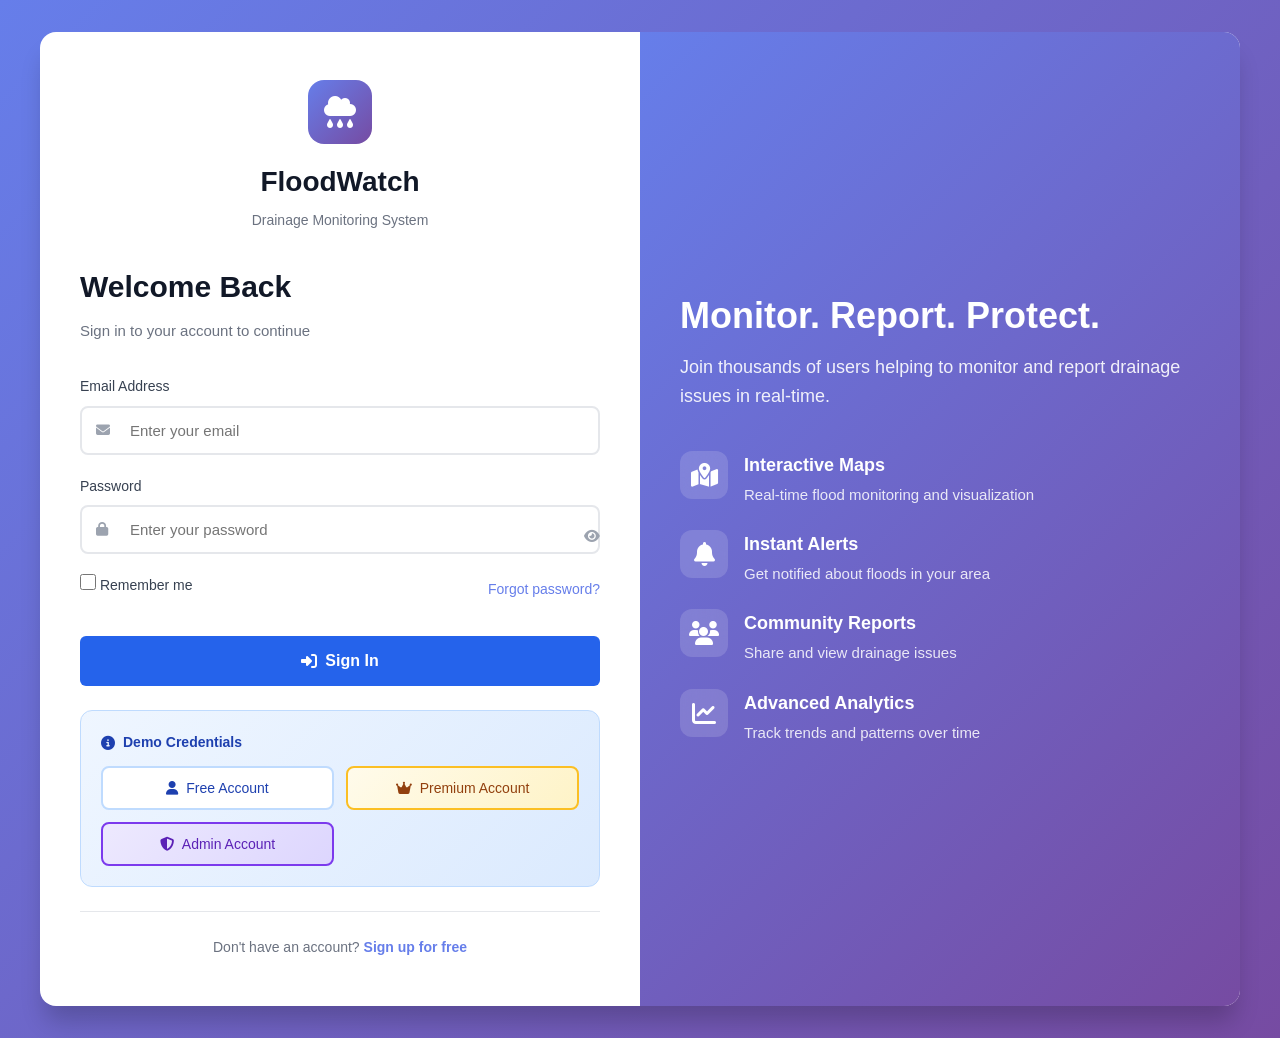
<file: Flood/login.html>
<!DOCTYPE html>
<html lang="en">
<head>
    <meta charset="UTF-8">
    <meta name="viewport" content="width=device-width, initial-scale=1.0">
    <title>Login - FloodWatch</title>
    <link rel="stylesheet" href="styles.css">
    <link rel="stylesheet" href="auth.css">
    <link rel="stylesheet" href="https://cdnjs.cloudflare.com/ajax/libs/font-awesome/6.5.1/css/all.min.css">
</head>
<body class="auth-body">
    <!-- Toast Notifications -->
    <div id="toast-container"></div>

    <div class="auth-container">
        <div class="auth-card">
            <!-- Logo -->
            <div class="auth-logo">
                <div class="logo-icon">
                    <i class="fas fa-cloud-rain"></i>
                </div>
                <h1>FloodWatch</h1>
                <p>Drainage Monitoring System</p>
            </div>

            <!-- Login Form -->
            <div class="auth-content">
                <h2>Welcome Back</h2>
                <p class="auth-subtitle">Sign in to your account to continue</p>

                <form id="loginForm" class="auth-form">
                    <div class="form-group">
                        <label for="email">Email Address</label>
                        <div class="input-group">
                            <i class="fas fa-envelope"></i>
                            <input 
                                type="email" 
                                id="email" 
                                placeholder="Enter your email"
                                required
                                autocomplete="email"
                            >
                        </div>
                    </div>

                    <div class="form-group">
                        <label for="password">Password</label>
                        <div class="input-group">
                            <i class="fas fa-lock"></i>
                            <input 
                                type="password" 
                                id="password" 
                                placeholder="Enter your password"
                                required
                                autocomplete="current-password"
                            >
                            <button type="button" class="password-toggle" id="togglePassword">
                                <i class="fas fa-eye"></i>
                            </button>
                        </div>
                    </div>

                    <div class="form-options">
                        <label class="checkbox-label">
                            <input type="checkbox" id="remember">
                            <span>Remember me</span>
                        </label>
                        <a href="#" class="forgot-link">Forgot password?</a>
                    </div>

                    <button type="submit" class="btn btn-primary btn-block btn-auth">
                        <i class="fas fa-sign-in-alt"></i>
                        Sign In
                    </button>
                </form>

                <!-- Demo Credentials -->
                <div class="demo-credentials">
                    <p class="demo-title"><i class="fas fa-info-circle"></i> Demo Credentials</p>
                    <div class="demo-options">
                        <button class="demo-btn" onclick="fillDemoCredentials('free')">
                            <i class="fas fa-user"></i>
                            Free Account
                        </button>
                        <button class="demo-btn premium" onclick="fillDemoCredentials('premium')">
                            <i class="fas fa-crown"></i>
                            Premium Account
                        </button>
                        <button class="demo-btn admin" onclick="fillDemoCredentials('admin')">
                            <i class="fas fa-shield-alt"></i>
                            Admin Account
                        </button>
                    </div>
                </div>

                <!-- Sign Up Link -->
                <div class="auth-footer">
                    <p>Don't have an account? <a href="signup.html">Sign up for free</a></p>
                </div>
            </div>
        </div>

        <!-- Feature Showcase -->
        <div class="auth-showcase">
            <div class="showcase-content">
                <h2>Monitor. Report. Protect.</h2>
                <p>Join thousands of users helping to monitor and report drainage issues in real-time.</p>
                
                <div class="feature-list">
                    <div class="feature-item">
                        <div class="feature-icon">
                            <i class="fas fa-map-marked-alt"></i>
                        </div>
                        <div class="feature-text">
                            <h4>Interactive Maps</h4>
                            <p>Real-time flood monitoring and visualization</p>
                        </div>
                    </div>

                    <div class="feature-item">
                        <div class="feature-icon">
                            <i class="fas fa-bell"></i>
                        </div>
                        <div class="feature-text">
                            <h4>Instant Alerts</h4>
                            <p>Get notified about floods in your area</p>
                        </div>
                    </div>

                    <div class="feature-item">
                        <div class="feature-icon">
                            <i class="fas fa-users"></i>
                        </div>
                        <div class="feature-text">
                            <h4>Community Reports</h4>
                            <p>Share and view drainage issues</p>
                        </div>
                    </div>

                    <div class="feature-item">
                        <div class="feature-icon">
                            <i class="fas fa-chart-line"></i>
                        </div>
                        <div class="feature-text">
                            <h4>Advanced Analytics</h4>
                            <p>Track trends and patterns over time</p>
                        </div>
                    </div>
                </div>
            </div>
        </div>
    </div>

    <script src="auth.js"></script>
</body>
</html>
</file>
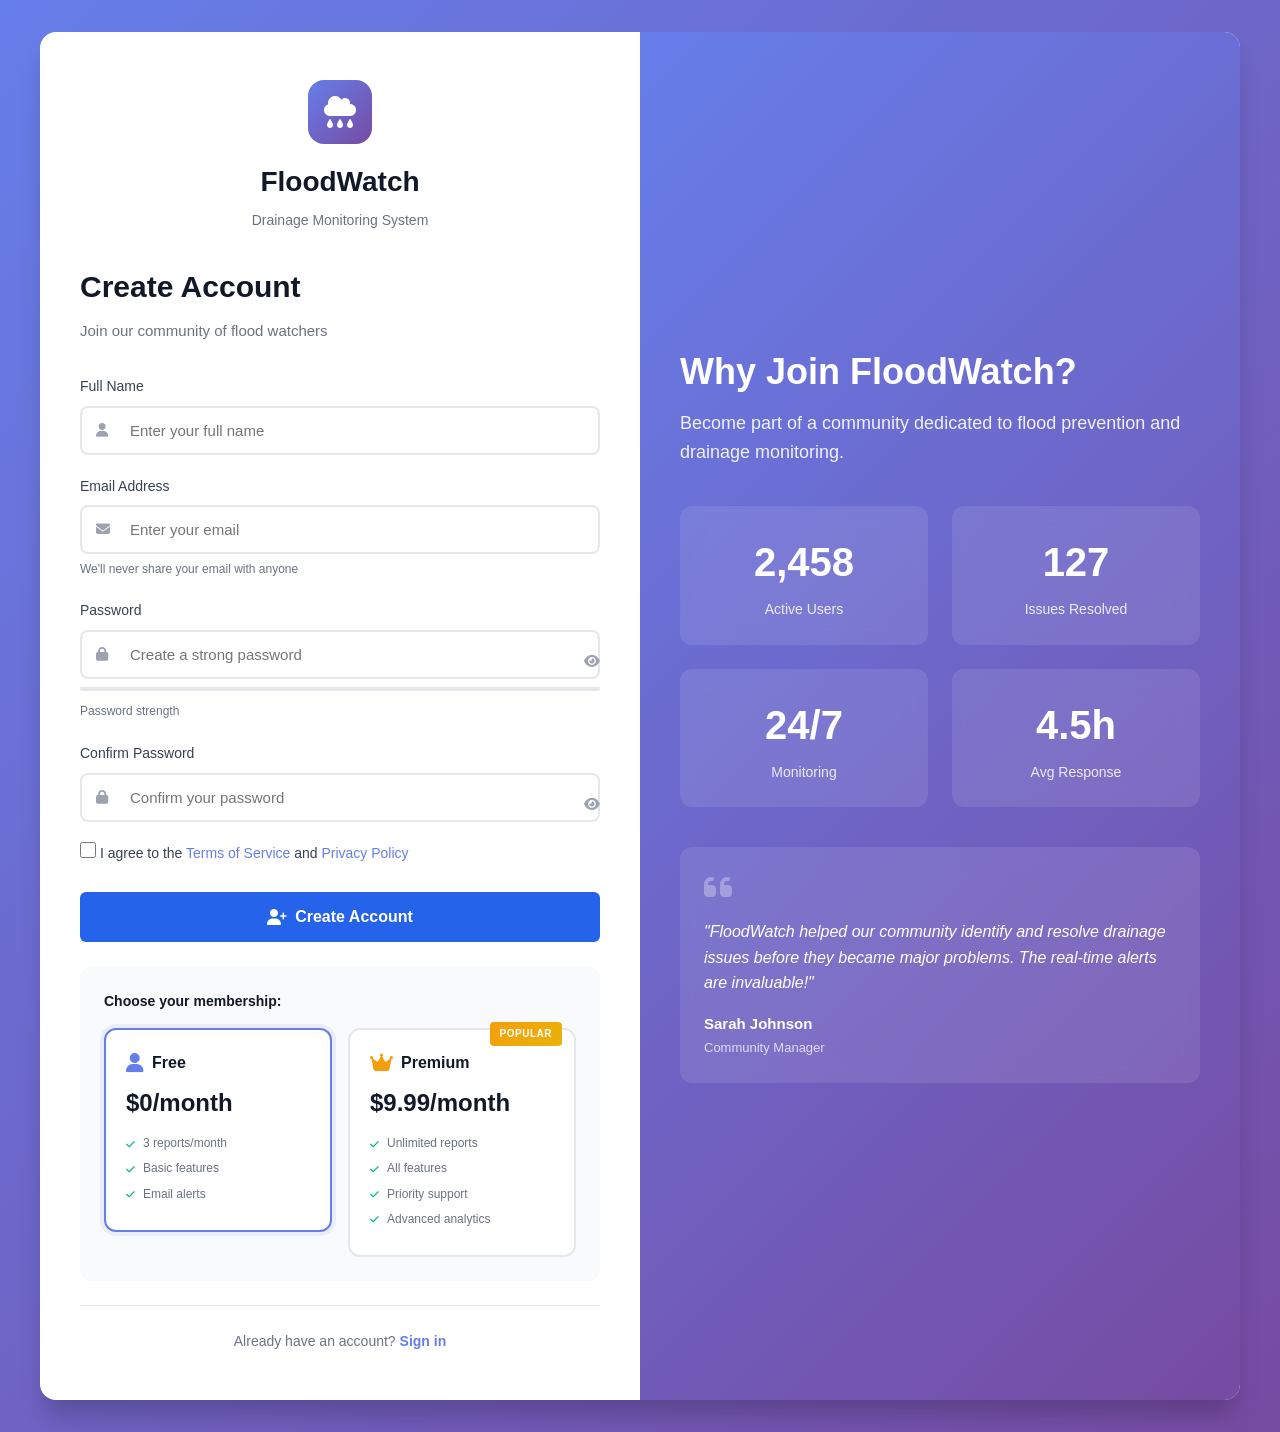
<file: Flood/signup.html>
<!DOCTYPE html>
<html lang="en">
<head>
    <meta charset="UTF-8">
    <meta name="viewport" content="width=device-width, initial-scale=1.0">
    <title>Sign Up - FloodWatch</title>
    <link rel="stylesheet" href="styles.css">
    <link rel="stylesheet" href="auth.css">
    <link rel="stylesheet" href="https://cdnjs.cloudflare.com/ajax/libs/font-awesome/6.5.1/css/all.min.css">
</head>
<body class="auth-body">
    <!-- Toast Notifications -->
    <div id="toast-container"></div>

    <div class="auth-container">
        <div class="auth-card">
            <!-- Logo -->
            <div class="auth-logo">
                <div class="logo-icon">
                    <i class="fas fa-cloud-rain"></i>
                </div>
                <h1>FloodWatch</h1>
                <p>Drainage Monitoring System</p>
            </div>

            <!-- Sign Up Form -->
            <div class="auth-content">
                <h2>Create Account</h2>
                <p class="auth-subtitle">Join our community of flood watchers</p>

                <form id="signupForm" class="auth-form">
                    <div class="form-group">
                        <label for="fullName">Full Name</label>
                        <div class="input-group">
                            <i class="fas fa-user"></i>
                            <input 
                                type="text" 
                                id="fullName" 
                                placeholder="Enter your full name"
                                required
                                autocomplete="name"
                            >
                        </div>
                    </div>

                    <div class="form-group">
                        <label for="email">Email Address</label>
                        <div class="input-group">
                            <i class="fas fa-envelope"></i>
                            <input 
                                type="email" 
                                id="email" 
                                placeholder="Enter your email"
                                required
                                autocomplete="email"
                            >
                        </div>
                        <small class="input-hint">We'll never share your email with anyone</small>
                    </div>

                    <div class="form-group">
                        <label for="password">Password</label>
                        <div class="input-group">
                            <i class="fas fa-lock"></i>
                            <input 
                                type="password" 
                                id="password" 
                                placeholder="Create a strong password"
                                required
                                autocomplete="new-password"
                                minlength="6"
                            >
                            <button type="button" class="password-toggle" id="togglePassword">
                                <i class="fas fa-eye"></i>
                            </button>
                        </div>
                        <div class="password-strength" id="passwordStrength">
                            <div class="strength-bar">
                                <div class="strength-fill" id="strengthFill"></div>
                            </div>
                            <span class="strength-text" id="strengthText">Password strength</span>
                        </div>
                    </div>

                    <div class="form-group">
                        <label for="confirmPassword">Confirm Password</label>
                        <div class="input-group">
                            <i class="fas fa-lock"></i>
                            <input 
                                type="password" 
                                id="confirmPassword" 
                                placeholder="Confirm your password"
                                required
                                autocomplete="new-password"
                            >
                            <button type="button" class="password-toggle" id="toggleConfirmPassword">
                                <i class="fas fa-eye"></i>
                            </button>
                        </div>
                    </div>

                    <div class="form-group">
                        <label class="checkbox-label">
                            <input type="checkbox" id="terms" required>
                            <span>I agree to the <a href="#" class="link">Terms of Service</a> and <a href="#" class="link">Privacy Policy</a></span>
                        </label>
                    </div>

                    <button type="submit" class="btn btn-primary btn-block btn-auth">
                        <i class="fas fa-user-plus"></i>
                        Create Account
                    </button>
                </form>

                <!-- Membership Selection -->
                <div class="membership-selection">
                    <p class="selection-title">Choose your membership:</p>
                    <div class="membership-options">
                        <label class="membership-option">
                            <input type="radio" name="membership" value="free" checked>
                            <div class="option-card">
                                <div class="option-header">
                                    <i class="fas fa-user"></i>
                                    <span class="option-title">Free</span>
                                </div>
                                <p class="option-price">$0/month</p>
                                <ul class="option-features">
                                    <li><i class="fas fa-check"></i> 3 reports/month</li>
                                    <li><i class="fas fa-check"></i> Basic features</li>
                                    <li><i class="fas fa-check"></i> Email alerts</li>
                                </ul>
                            </div>
                        </label>

                        <label class="membership-option premium-option">
                            <input type="radio" name="membership" value="premium">
                            <div class="option-card">
                                <div class="popular-tag">POPULAR</div>
                                <div class="option-header">
                                    <i class="fas fa-crown"></i>
                                    <span class="option-title">Premium</span>
                                </div>
                                <p class="option-price">$9.99/month</p>
                                <ul class="option-features">
                                    <li><i class="fas fa-check"></i> Unlimited reports</li>
                                    <li><i class="fas fa-check"></i> All features</li>
                                    <li><i class="fas fa-check"></i> Priority support</li>
                                    <li><i class="fas fa-check"></i> Advanced analytics</li>
                                </ul>
                            </div>
                        </label>
                    </div>
                </div>

                <!-- Sign In Link -->
                <div class="auth-footer">
                    <p>Already have an account? <a href="login.html">Sign in</a></p>
                </div>
            </div>
        </div>

        <!-- Feature Showcase -->
        <div class="auth-showcase">
            <div class="showcase-content">
                <h2>Why Join FloodWatch?</h2>
                <p>Become part of a community dedicated to flood prevention and drainage monitoring.</p>
                
                <div class="stats-grid">
                    <div class="stat-item">
                        <div class="stat-number">2,458</div>
                        <div class="stat-label">Active Users</div>
                    </div>
                    <div class="stat-item">
                        <div class="stat-number">127</div>
                        <div class="stat-label">Issues Resolved</div>
                    </div>
                    <div class="stat-item">
                        <div class="stat-number">24/7</div>
                        <div class="stat-label">Monitoring</div>
                    </div>
                    <div class="stat-item">
                        <div class="stat-number">4.5h</div>
                        <div class="stat-label">Avg Response</div>
                    </div>
                </div>

                <div class="testimonial">
                    <i class="fas fa-quote-left"></i>
                    <p>"FloodWatch helped our community identify and resolve drainage issues before they became major problems. The real-time alerts are invaluable!"</p>
                    <div class="testimonial-author">
                        <strong>Sarah Johnson</strong>
                        <span>Community Manager</span>
                    </div>
                </div>
            </div>
        </div>
    </div>

    <script src="auth.js"></script>
</body>
</html>
</file>
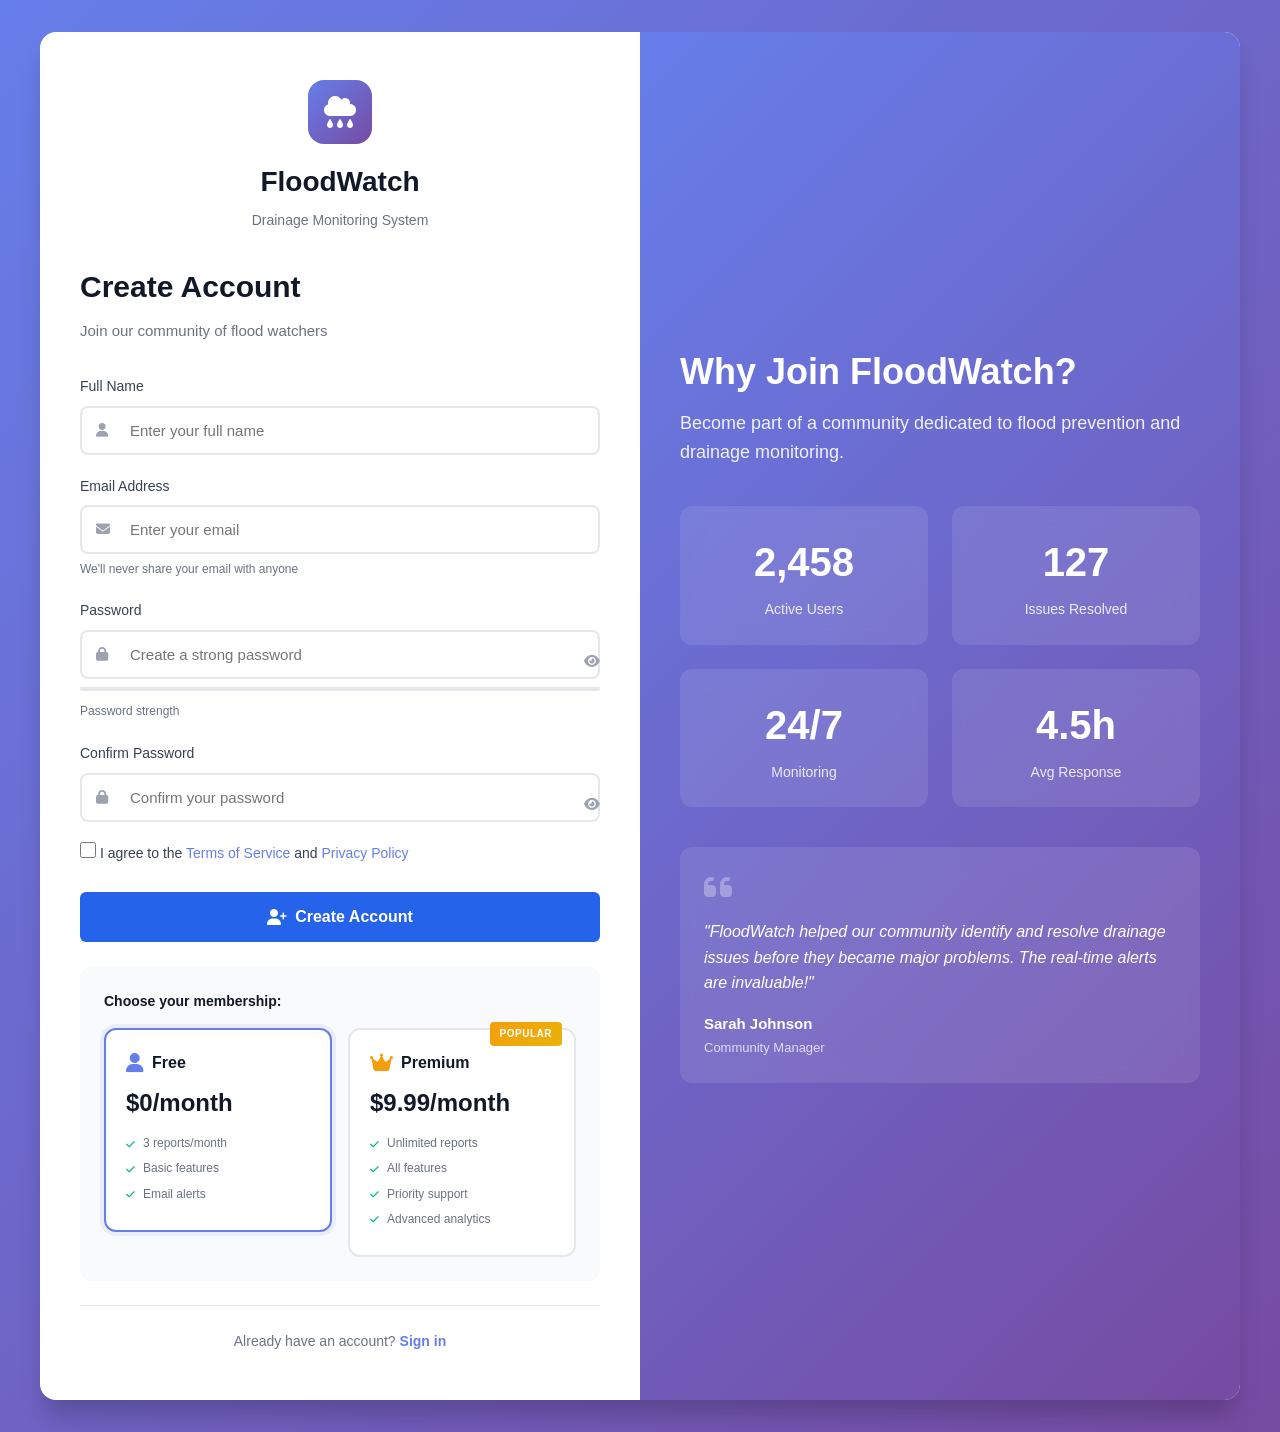
<file: test/signup.html>
<!DOCTYPE html>
<html lang="en">
<head>
    <meta charset="UTF-8">
    <meta name="viewport" content="width=device-width, initial-scale=1.0">
    <title>Sign Up - FloodWatch</title>
    <link rel="stylesheet" href="styles.css">
    <link rel="stylesheet" href="auth.css">
    <link rel="stylesheet" href="https://cdnjs.cloudflare.com/ajax/libs/font-awesome/6.5.1/css/all.min.css">
</head>
<body class="auth-body">
    <!-- Toast Notifications -->
    <div id="toast-container"></div>

    <div class="auth-container">
        <div class="auth-card">
            <!-- Logo -->
            <div class="auth-logo">
                <div class="logo-icon">
                    <i class="fas fa-cloud-rain"></i>
                </div>
                <h1>FloodWatch</h1>
                <p>Drainage Monitoring System</p>
            </div>

            <!-- Sign Up Form -->
            <div class="auth-content">
                <h2>Create Account</h2>
                <p class="auth-subtitle">Join our community of flood watchers</p>

                <form id="signupForm" class="auth-form">
                    <div class="form-group">
                        <label for="fullName">Full Name</label>
                        <div class="input-group">
                            <i class="fas fa-user"></i>
                            <input 
                                type="text" 
                                id="fullName" 
                                placeholder="Enter your full name"
                                required
                                autocomplete="name"
                            >
                        </div>
                    </div>

                    <div class="form-group">
                        <label for="email">Email Address</label>
                        <div class="input-group">
                            <i class="fas fa-envelope"></i>
                            <input 
                                type="email" 
                                id="email" 
                                placeholder="Enter your email"
                                required
                                autocomplete="email"
                            >
                        </div>
                        <small class="input-hint">We'll never share your email with anyone</small>
                    </div>

                    <div class="form-group">
                        <label for="password">Password</label>
                        <div class="input-group">
                            <i class="fas fa-lock"></i>
                            <input 
                                type="password" 
                                id="password" 
                                placeholder="Create a strong password"
                                required
                                autocomplete="new-password"
                                minlength="6"
                            >
                            <button type="button" class="password-toggle" id="togglePassword">
                                <i class="fas fa-eye"></i>
                            </button>
                        </div>
                        <div class="password-strength" id="passwordStrength">
                            <div class="strength-bar">
                                <div class="strength-fill" id="strengthFill"></div>
                            </div>
                            <span class="strength-text" id="strengthText">Password strength</span>
                        </div>
                    </div>

                    <div class="form-group">
                        <label for="confirmPassword">Confirm Password</label>
                        <div class="input-group">
                            <i class="fas fa-lock"></i>
                            <input 
                                type="password" 
                                id="confirmPassword" 
                                placeholder="Confirm your password"
                                required
                                autocomplete="new-password"
                            >
                            <button type="button" class="password-toggle" id="toggleConfirmPassword">
                                <i class="fas fa-eye"></i>
                            </button>
                        </div>
                    </div>

                    <div class="form-group">
                        <label class="checkbox-label">
                            <input type="checkbox" id="terms" required>
                            <span>I agree to the <a href="#" class="link">Terms of Service</a> and <a href="#" class="link">Privacy Policy</a></span>
                        </label>
                    </div>

                    <button type="submit" class="btn btn-primary btn-block btn-auth">
                        <i class="fas fa-user-plus"></i>
                        Create Account
                    </button>
                </form>

                <!-- Membership Selection -->
                <div class="membership-selection">
                    <p class="selection-title">Choose your membership:</p>
                    <div class="membership-options">
                        <label class="membership-option">
                            <input type="radio" name="membership" value="free" checked>
                            <div class="option-card">
                                <div class="option-header">
                                    <i class="fas fa-user"></i>
                                    <span class="option-title">Free</span>
                                </div>
                                <p class="option-price">$0/month</p>
                                <ul class="option-features">
                                    <li><i class="fas fa-check"></i> 3 reports/month</li>
                                    <li><i class="fas fa-check"></i> Basic features</li>
                                    <li><i class="fas fa-check"></i> Email alerts</li>
                                </ul>
                            </div>
                        </label>

                        <label class="membership-option premium-option">
                            <input type="radio" name="membership" value="premium">
                            <div class="option-card">
                                <div class="popular-tag">POPULAR</div>
                                <div class="option-header">
                                    <i class="fas fa-crown"></i>
                                    <span class="option-title">Premium</span>
                                </div>
                                <p class="option-price">$9.99/month</p>
                                <ul class="option-features">
                                    <li><i class="fas fa-check"></i> Unlimited reports</li>
                                    <li><i class="fas fa-check"></i> All features</li>
                                    <li><i class="fas fa-check"></i> Priority support</li>
                                    <li><i class="fas fa-check"></i> Advanced analytics</li>
                                </ul>
                            </div>
                        </label>
                    </div>
                </div>

                <!-- Sign In Link -->
                <div class="auth-footer">
                    <p>Already have an account? <a href="login.html">Sign in</a></p>
                </div>
            </div>
        </div>

        <!-- Feature Showcase -->
        <div class="auth-showcase">
            <div class="showcase-content">
                <h2>Why Join FloodWatch?</h2>
                <p>Become part of a community dedicated to flood prevention and drainage monitoring.</p>
                
                <div class="stats-grid">
                    <div class="stat-item">
                        <div class="stat-number">2,458</div>
                        <div class="stat-label">Active Users</div>
                    </div>
                    <div class="stat-item">
                        <div class="stat-number">127</div>
                        <div class="stat-label">Issues Resolved</div>
                    </div>
                    <div class="stat-item">
                        <div class="stat-number">24/7</div>
                        <div class="stat-label">Monitoring</div>
                    </div>
                    <div class="stat-item">
                        <div class="stat-number">4.5h</div>
                        <div class="stat-label">Avg Response</div>
                    </div>
                </div>

                <div class="testimonial">
                    <i class="fas fa-quote-left"></i>
                    <p>"FloodWatch helped our community identify and resolve drainage issues before they became major problems. The real-time alerts are invaluable!"</p>
                    <div class="testimonial-author">
                        <strong>Sarah Johnson</strong>
                        <span>Community Manager</span>
                    </div>
                </div>
            </div>
        </div>
    </div>

    <script src="auth.js"></script>
</body>
</html>
</file>
<file: Flood/styles.css>
/* Reset and Base Styles */
* {
    margin: 0;
    padding: 0;
    box-sizing: border-box;
}

body {
    font-family: -apple-system, BlinkMacSystemFont, 'Segoe UI', 'Roboto', 'Oxygen', 'Ubuntu', 'Cantarell', sans-serif;
    background-color: #f9fafb;
    color: #111827;
    line-height: 1.6;
}

/* Header */
.header {
    background: white;
    border-bottom: 1px solid #e5e7eb;
    padding: 1rem 1.5rem;
    position: sticky;
    top: 0;
    z-index: 100;
}

.header-content {
    max-width: 1400px;
    margin: 0 auto;
    display: flex;
    align-items: center;
    justify-content: space-between;
}

.header-left {
    display: flex;
    align-items: center;
    gap: 1rem;
}

.logo {
    background: linear-gradient(135deg, #2563eb, #3b82f6);
    padding: 0.75rem;
    border-radius: 0.5rem;
    color: white;
    font-size: 1.5rem;
}

.logo-text h1 {
    font-size: 1.25rem;
    font-weight: 600;
}

.logo-text p {
    font-size: 0.875rem;
    color: #6b7280;
}

.header-right {
    display: flex;
    align-items: center;
    gap: 1rem;
}

.btn-icon {
    position: relative;
    padding: 0.5rem;
    background: white;
    border: 1px solid #e5e7eb;
    border-radius: 0.375rem;
    cursor: pointer;
    transition: all 0.2s;
}

.btn-icon:hover {
    background: #f9fafb;
}

.alert-badge {
    position: absolute;
    top: -0.25rem;
    right: -0.25rem;
    background: #ef4444;
    color: white;
    font-size: 0.75rem;
    padding: 0.125rem 0.375rem;
    border-radius: 9999px;
    font-weight: 600;
}

.membership-badge {
    display: flex;
    align-items: center;
    gap: 0.5rem;
    padding: 0.5rem 1rem;
    background: linear-gradient(135deg, #f59e0b, #eab308);
    color: white;
    border-radius: 0.375rem;
    cursor: pointer;
    transition: all 0.2s;
    font-size: 0.875rem;
    font-weight: 500;
}

.membership-badge.free {
    background: white;
    border: 1px solid #f59e0b;
    color: #d97706;
}

.membership-badge.admin-badge {
    background: linear-gradient(135deg, #7c3aed, #6d28d9);
    border: none;
    color: white;
}

.membership-badge:hover {
    transform: translateY(-1px);
    box-shadow: 0 4px 6px -1px rgba(0, 0, 0, 0.1);
}

.user-menu {
    position: relative;
}

.user-btn {
    display: flex;
    align-items: center;
    gap: 0.5rem;
    padding: 0.5rem 1rem;
    background: white;
    border: 1px solid #e5e7eb;
    border-radius: 0.375rem;
    cursor: pointer;
    transition: all 0.2s;
    font-size: 0.875rem;
}

.user-btn:hover {
    background: #f9fafb;
}

.user-dropdown {
    position: absolute;
    top: calc(100% + 0.5rem);
    right: 0;
    background: white;
    border: 1px solid #e5e7eb;
    border-radius: 0.5rem;
    box-shadow: 0 10px 15px -3px rgba(0, 0, 0, 0.1);
    min-width: 200px;
    display: none;
    z-index: 50;
}

.user-dropdown.show {
    display: block;
}

.dropdown-item {
    display: block;
    width: 100%;
    padding: 0.75rem 1rem;
    text-align: left;
    background: none;
    border: none;
    cursor: pointer;
    transition: background 0.2s;
    font-size: 0.875rem;
}

.dropdown-item:hover {
    background: #f9fafb;
}

/* Main Content */
.main-content {
    max-width: 1400px;
    margin: 0 auto;
    padding: 1.5rem;
}

.container {
    width: 100%;
}

/* Stats Grid */
.stats-grid {
    display: grid;
    grid-template-columns: repeat(auto-fit, minmax(200px, 1fr));
    gap: 1rem;
    margin-bottom: 1.5rem;
}

.stat-card {
    background: white;
    border: 1px solid #e5e7eb;
    border-radius: 0.5rem;
    padding: 1.25rem;
    position: relative;
}

.stat-card.locked {
    opacity: 0.6;
}

.stat-card .locked-overlay {
    position: absolute;
    inset: 0;
    background: linear-gradient(135deg, rgba(245, 158, 11, 0.1), rgba(234, 179, 8, 0.1));
    backdrop-filter: blur(2px);
    display: flex;
    align-items: center;
    justify-content: center;
    border-radius: 0.5rem;
    z-index: 10;
}

.stat-card .locked-badge {
    background: white;
    padding: 0.25rem 0.75rem;
    border-radius: 0.375rem;
    font-size: 0.75rem;
    font-weight: 500;
    color: #d97706;
    border: 1px solid #fbbf24;
}

.stat-header {
    display: flex;
    align-items: center;
    justify-content: space-between;
    margin-bottom: 0.75rem;
}

.stat-title {
    font-size: 0.875rem;
    color: #6b7280;
    font-weight: 500;
}

.stat-icon {
    padding: 0.5rem;
    border-radius: 0.5rem;
    font-size: 1rem;
}

.stat-icon.red { background: #fef2f2; color: #dc2626; }
.stat-icon.green { background: #f0fdf4; color: #16a34a; }
.stat-icon.orange { background: #fff7ed; color: #ea580c; }
.stat-icon.blue { background: #eff6ff; color: #2563eb; }
.stat-icon.purple { background: #faf5ff; color: #9333ea; }

.stat-value {
    font-size: 1.875rem;
    font-weight: 700;
    color: #111827;
}

/* Tabs */
.tabs {
    margin-top: 1.5rem;
}

.tabs-nav {
    display: flex;
    gap: 0.5rem;
    border-bottom: 1px solid #e5e7eb;
    margin-bottom: 1.5rem;
}

.tab-btn {
    padding: 0.75rem 1.5rem;
    background: none;
    border: none;
    border-bottom: 2px solid transparent;
    cursor: pointer;
    transition: all 0.2s;
    font-size: 0.875rem;
    font-weight: 500;
    color: #6b7280;
}

.tab-btn:hover {
    color: #111827;
}

.tab-btn.active {
    color: #2563eb;
    border-bottom-color: #2563eb;
}

.tab-btn.hidden {
    display: none;
}

.tab-content {
    display: none;
}

.tab-content.active {
    display: block;
}

/* Card */
.card {
    background: white;
    border: 1px solid #e5e7eb;
    border-radius: 0.5rem;
    overflow: hidden;
}

.card-header {
    display: flex;
    align-items: center;
    gap: 0.5rem;
    padding: 1.25rem;
    border-bottom: 1px solid #e5e7eb;
}

.card-header h3 {
    font-size: 1rem;
    font-weight: 600;
    flex: 1;
}

.card-header i {
    color: #2563eb;
}

.card-content {
    padding: 1.25rem;
}

/* Overview Grid */
.overview-grid {
    display: grid;
    grid-template-columns: 1fr 400px;
    gap: 1.5rem;
}

@media (max-width: 1024px) {
    .overview-grid {
        grid-template-columns: 1fr;
    }
}

.overview-main {
    display: flex;
    flex-direction: column;
    gap: 1.5rem;
}

/* Map */
.map-card {
    position: relative;
}

.map-header {
    position: absolute;
    top: 1rem;
    left: 1rem;
    right: 1rem;
    display: flex;
    justify-content: space-between;
    z-index: 20;
    pointer-events: none;
}

.map-title {
    background: white;
    padding: 0.75rem 1rem;
    border-radius: 0.5rem;
    box-shadow: 0 4px 6px -1px rgba(0, 0, 0, 0.1);
    font-size: 0.875rem;
    font-weight: 500;
    display: flex;
    align-items: center;
    gap: 0.5rem;
    pointer-events: auto;
}

.map-title i {
    color: #10b981;
}

.map-legend {
    background: white;
    padding: 0.75rem 1rem;
    border-radius: 0.5rem;
    box-shadow: 0 4px 6px -1px rgba(0, 0, 0, 0.1);
    pointer-events: auto;
}

.legend-title {
    font-size: 0.75rem;
    font-weight: 600;
    color: #374151;
    margin-bottom: 0.5rem;
}

.legend-items {
    display: flex;
    flex-direction: column;
    gap: 0.25rem;
}

.legend-item {
    display: flex;
    align-items: center;
    gap: 0.5rem;
    font-size: 0.75rem;
    color: #6b7280;
}

.legend-dot {
    width: 0.75rem;
    height: 0.75rem;
    border-radius: 50%;
}

.legend-dot.critical { background: #ef4444; }
.legend-dot.high { background: #f97316; }
.legend-dot.medium { background: #eab308; }
.legend-dot.low { background: #3b82f6; }

.map-container {
    height: 600px;
    background: linear-gradient(135deg, #dbeafe 0%, #f9fafb 50%, #dcfce7 100%);
    position: relative;
    overflow: hidden;
}

.realtime-map {
    width: 100%;
    height: 100%;
    min-height: 600px;
}

.leaflet-flood-marker .marker-pin {
    position: relative;
    width: 2rem;
    height: 2rem;
    border-radius: 50%;
    border: 2px solid white;
    box-shadow: 0 4px 6px -1px rgba(0, 0, 0, 0.2);
    display: flex;
    align-items: center;
    justify-content: center;
    color: white;
    font-size: 0.75rem;
}

.leaflet-flood-marker .marker-pulse {
    position: absolute;
    inset: 0;
    border-radius: 50%;
    animation: pulse 2s infinite;
    opacity: 0.75;
}

.leaflet-popup-content .tooltip-header {
    display: flex;
    justify-content: space-between;
    align-items: start;
    gap: 0.5rem;
    margin-bottom: 0.5rem;
}

.leaflet-popup-content .tooltip-description {
    font-size: 0.8rem;
    color: #6b7280;
    margin-bottom: 0.5rem;
    line-height: 1.4;
}

.leaflet-popup-content .tooltip-details {
    font-size: 0.75rem;
    color: #6b7280;
}

.map-grid {
    position: absolute;
    inset: 0;
    opacity: 0.1;
    background-image: 
        repeating-linear-gradient(0deg, #9ca3af, #9ca3af 1px, transparent 1px, transparent 40px),
        repeating-linear-gradient(90deg, #9ca3af, #9ca3af 1px, transparent 1px, transparent 40px);
}

.map-marker {
    position: absolute;
    transform: translate(-50%, -100%);
    cursor: pointer;
    z-index: 10;
    transition: transform 0.2s;
}

.map-marker:hover {
    transform: translate(-50%, -100%) scale(1.25);
}

.marker-pin {
    position: relative;
    width: 2rem;
    height: 2rem;
    border-radius: 50%;
    border: 2px solid white;
    box-shadow: 0 4px 6px -1px rgba(0, 0, 0, 0.2);
    display: flex;
    align-items: center;
    justify-content: center;
    color: white;
}

.marker-pin::after {
    content: '';
    position: absolute;
    top: 100%;
    left: 50%;
    transform: translateX(-50%);
    width: 0;
    height: 0;
    border-left: 0.5rem solid transparent;
    border-right: 0.5rem solid transparent;
    border-top: 0.75rem solid;
    border-top-color: inherit;
}

.marker-pin.critical { background: #ef4444; border-top-color: #ef4444; }
.marker-pin.high { background: #f97316; border-top-color: #f97316; }
.marker-pin.medium { background: #eab308; border-top-color: #eab308; }
.marker-pin.low { background: #3b82f6; border-top-color: #3b82f6; }

.marker-pulse {
    position: absolute;
    inset: 0;
    border-radius: 50%;
    animation: pulse 2s infinite;
    opacity: 0.75;
}

@keyframes pulse {
    0%, 100% { transform: scale(1); opacity: 0.75; }
    50% { transform: scale(2); opacity: 0; }
}

.marker-tooltip {
    position: absolute;
    left: 50%;
    bottom: calc(100% + 0.5rem);
    transform: translateX(-50%);
    width: 16rem;
    background: white;
    border-radius: 0.5rem;
    box-shadow: 0 10px 15px -3px rgba(0, 0, 0, 0.1);
    border: 1px solid #e5e7eb;
    padding: 0.75rem;
    display: none;
    z-index: 30;
}

.map-marker:hover .marker-tooltip,
.map-marker.active .marker-tooltip {
    display: block;
}

.tooltip-header {
    display: flex;
    justify-content: space-between;
    align-items: start;
    margin-bottom: 0.5rem;
}

.tooltip-location {
    font-weight: 600;
    font-size: 0.875rem;
    color: #111827;
}

.tooltip-description {
    font-size: 0.75rem;
    color: #6b7280;
    margin-bottom: 0.5rem;
}

.tooltip-details {
    display: flex;
    justify-content: space-between;
    font-size: 0.75rem;
}

.tooltip-detail {
    color: #6b7280;
}

.map-details {
    border-top: 1px solid #e5e7eb;
    background: #f9fafb;
    padding: 1rem;
}

.map-details.hidden {
    display: none;
}

/* Admin Tab */
.admin-container {
    display: flex;
    flex-direction: column;
    gap: 1.5rem;
}

.admin-header {
    display: flex;
    flex-direction: column;
    gap: 0.5rem;
}

.admin-header > div {
    display: flex;
    align-items: center;
    gap: 0.5rem;
}

.admin-header h2 {
    font-size: 1.5rem;
    font-weight: 600;
    color: #111827;
}

.admin-header i {
    color: #7c3aed;
}

.admin-subtitle {
    font-size: 0.9375rem;
    color: #6b7280;
}

.admin-reports-list {
    display: flex;
    flex-direction: column;
    gap: 1rem;
}

.admin-report-item {
    display: flex;
    justify-content: space-between;
    align-items: flex-start;
    gap: 1rem;
    padding: 1rem;
    background: #f9fafb;
    border-radius: 0.5rem;
    border: 1px solid #e5e7eb;
}

.admin-report-item.added {
    background: #f0fdf4;
    border-color: #bbf7d0;
}

.admin-report-info {
    flex: 1;
    min-width: 0;
}

.admin-report-location {
    display: flex;
    align-items: center;
    gap: 0.5rem;
    margin-bottom: 0.5rem;
    font-size: 1rem;
    color: #111827;
}

.admin-report-location i {
    color: #7c3aed;
}

.admin-report-desc {
    font-size: 0.875rem;
    color: #6b7280;
    margin-bottom: 0.5rem;
    line-height: 1.5;
}

.admin-report-meta {
    display: flex;
    flex-wrap: wrap;
    gap: 0.5rem 1rem;
    font-size: 0.75rem;
    color: #6b7280;
}

.admin-report-actions {
    flex-shrink: 0;
}

.admin-empty {
    text-align: center;
    padding: 3rem 2rem;
    color: #6b7280;
}

.admin-empty i {
    font-size: 3rem;
    color: #d1d5db;
    margin-bottom: 1rem;
}

.admin-empty h4 {
    font-size: 1rem;
    color: #374151;
    margin-bottom: 0.5rem;
}

/* Alerts List */
.alerts-list {
    max-height: 400px;
    overflow-y: auto;
    display: flex;
    flex-direction: column;
    gap: 0.75rem;
}

.alert-item {
    padding: 1rem;
    border-radius: 0.5rem;
    border-left: 4px solid;
    cursor: pointer;
    transition: all 0.2s;
}

.alert-item:hover {
    box-shadow: 0 4px 6px -1px rgba(0, 0, 0, 0.1);
}

.alert-item.critical { 
    background: #fef2f2; 
    border-left-color: #ef4444; 
}

.alert-item.high { 
    background: #fff7ed; 
    border-left-color: #f97316; 
}

.alert-item.medium { 
    background: #fef9c3; 
    border-left-color: #eab308; 
}

.alert-item.low { 
    background: #eff6ff; 
    border-left-color: #3b82f6; 
}

.alert-header {
    display: flex;
    align-items: start;
    gap: 0.75rem;
    margin-bottom: 0.75rem;
}

.alert-icon {
    padding: 0.5rem;
    border-radius: 0.5rem;
    color: white;
    margin-top: 0.125rem;
}

.alert-icon.critical { background: #ef4444; }
.alert-icon.high { background: #f97316; }
.alert-icon.medium { background: #eab308; }
.alert-icon.low { background: #3b82f6; }

.alert-info {
    flex: 1;
}

.alert-title-row {
    display: flex;
    align-items: center;
    gap: 0.5rem;
    margin-bottom: 0.25rem;
}

.alert-title {
    font-weight: 600;
    font-size: 0.875rem;
    color: #111827;
}

.alert-description {
    font-size: 0.875rem;
    color: #6b7280;
    margin-bottom: 0.5rem;
}

.alert-meta {
    display: flex;
    align-items: center;
    gap: 1rem;
    font-size: 0.75rem;
    color: #6b7280;
    flex-wrap: wrap;
}

.alert-meta span {
    display: flex;
    align-items: center;
    gap: 0.25rem;
}

.alert-progress {
    margin-top: 0.75rem;
}

.progress-bar {
    width: 100%;
    height: 0.5rem;
    background: #e5e7eb;
    border-radius: 9999px;
    overflow: hidden;
}

.progress-fill {
    height: 100%;
    transition: width 0.5s;
}

.progress-fill.critical { background: #ef4444; }
.progress-fill.high { background: #f97316; }
.progress-fill.medium { background: #eab308; }
.progress-fill.low { background: #3b82f6; }

/* Reports List */
.reports-list {
    max-height: 600px;
    overflow-y: auto;
    display: flex;
    flex-direction: column;
    gap: 0.75rem;
}

.report-item {
    border: 1px solid #e5e7eb;
    border-radius: 0.5rem;
    padding: 1rem;
    background: white;
    transition: all 0.2s;
}

.report-item:hover {
    box-shadow: 0 4px 6px -1px rgba(0, 0, 0, 0.1);
}

.report-header {
    display: flex;
    justify-content: space-between;
    margin-bottom: 0.75rem;
}

.report-info {
    flex: 1;
}

.report-location {
    display: flex;
    align-items: center;
    gap: 0.5rem;
    margin-bottom: 0.5rem;
}

.report-location i {
    color: #9ca3af;
    font-size: 0.875rem;
}

.report-location h4 {
    font-size: 0.875rem;
    font-weight: 600;
    color: #111827;
}

.report-description {
    font-size: 0.875rem;
    color: #6b7280;
    margin-bottom: 0.75rem;
}

.report-badges {
    display: flex;
    gap: 0.5rem;
    flex-wrap: wrap;
}

.upvote-btn {
    display: flex;
    flex-direction: column;
    align-items: center;
    gap: 0.25rem;
    padding: 0.5rem 0.75rem;
    background: white;
    border: 1px solid #e5e7eb;
    border-radius: 0.375rem;
    cursor: pointer;
    transition: all 0.2s;
    min-width: 60px;
}

.upvote-btn:hover {
    background: #f9fafb;
    border-color: #3b82f6;
}

.upvote-btn i {
    font-size: 1rem;
}

.upvote-count {
    font-size: 0.75rem;
    font-weight: 600;
}

.report-footer {
    display: flex;
    justify-content: space-between;
    padding-top: 0.75rem;
    margin-top: 0.75rem;
    border-top: 1px solid #e5e7eb;
    font-size: 0.75rem;
    color: #6b7280;
}

.report-locked {
    border: 2px dashed #fbbf24;
    background: linear-gradient(135deg, #fffbeb, #fef3c7);
    padding: 1.5rem;
    text-align: center;
}

.report-locked i {
    font-size: 2.5rem;
    color: #d97706;
    margin-bottom: 0.75rem;
}

.report-locked h4 {
    font-weight: 600;
    color: #111827;
    margin-bottom: 0.5rem;
}

.report-locked p {
    font-size: 0.875rem;
    color: #6b7280;
    margin-bottom: 0.75rem;
}

/* Badge */
.badge {
    display: inline-flex;
    align-items: center;
    padding: 0.25rem 0.75rem;
    border-radius: 9999px;
    font-size: 0.75rem;
    font-weight: 500;
    border: 1px solid;
}

.badge i {
    font-size: 0.625rem;
    margin-right: 0.25rem;
}

.badge-warning {
    background: #fffbeb;
    color: #d97706;
    border-color: #fbbf24;
}

.badge-blue {
    background: #eff6ff;
    color: #1e40af;
    border-color: #93c5fd;
}

.badge-yellow {
    background: #fef9c3;
    color: #a16207;
    border-color: #fde047;
}

.badge-red {
    background: #fef2f2;
    color: #b91c1c;
    border-color: #fca5a5;
}

.badge-gray {
    background: #f9fafb;
    color: #4b5563;
    border-color: #d1d5db;
}

.badge-green {
    background: #f0fdf4;
    color: #15803d;
    border-color: #86efac;
}

/* Buttons */
.btn {
    display: inline-flex;
    align-items: center;
    justify-content: center;
    gap: 0.5rem;
    padding: 0.625rem 1.25rem;
    border-radius: 0.375rem;
    font-size: 0.875rem;
    font-weight: 500;
    cursor: pointer;
    transition: all 0.2s;
    border: none;
}

.btn:disabled {
    opacity: 0.5;
    cursor: not-allowed;
}

.btn-primary {
    background: #2563eb;
    color: white;
}

.btn-primary:hover:not(:disabled) {
    background: #1d4ed8;
}

.btn-warning {
    background: linear-gradient(135deg, #f59e0b, #eab308);
    color: white;
}

.btn-warning:hover:not(:disabled) {
    background: linear-gradient(135deg, #d97706, #ca8a04);
}

.btn-outline {
    background: white;
    border: 1px solid #e5e7eb;
    color: #374151;
}

.btn-outline:hover:not(:disabled) {
    background: #f9fafb;
}

.btn-block {
    width: 100%;
}

.btn-sm {
    padding: 0.375rem 0.75rem;
    font-size: 0.8125rem;
}

/* Forms */
.form-group {
    margin-bottom: 1.25rem;
}

.form-group label {
    display: block;
    font-size: 0.875rem;
    font-weight: 500;
    color: #374151;
    margin-bottom: 0.5rem;
}

.input-group {
    position: relative;
    display: flex;
    align-items: center;
}

.input-group i {
    position: absolute;
    left: 0.75rem;
    color: #9ca3af;
}

.input-group input {
    padding-left: 2.5rem;
}

input[type="text"],
textarea,
select {
    width: 100%;
    padding: 0.625rem 0.75rem;
    border: 1px solid #d1d5db;
    border-radius: 0.375rem;
    font-size: 0.875rem;
    transition: all 0.2s;
    font-family: inherit;
}

input:focus,
textarea:focus,
select:focus {
    outline: none;
    border-color: #2563eb;
    box-shadow: 0 0 0 3px rgba(37, 99, 235, 0.1);
}

input:disabled,
textarea:disabled,
select:disabled {
    background: #f3f4f6;
    cursor: not-allowed;
}

textarea {
    resize: vertical;
}

/* Upload Area */
.upload-area {
    border: 2px dashed #d1d5db;
    border-radius: 0.5rem;
    padding: 2rem;
    text-align: center;
    background: #f9fafb;
    cursor: pointer;
    transition: all 0.2s;
    margin-bottom: 1rem;
}

.upload-area:hover {
    border-color: #9ca3af;
    background: #f3f4f6;
}

.upload-area i {
    font-size: 2rem;
    color: #9ca3af;
    margin-bottom: 0.5rem;
}

.upload-text {
    font-size: 0.875rem;
    color: #6b7280;
    margin-bottom: 0.25rem;
}

.upload-hint {
    font-size: 0.75rem;
    color: #9ca3af;
}

/* Report Form */
.report-grid {
    display: grid;
    grid-template-columns: 1fr 400px;
    gap: 1.5rem;
}

@media (max-width: 1024px) {
    .report-grid {
        grid-template-columns: 1fr;
    }
}

.report-limit-warning {
    background: #fffbeb;
    border: 1px solid #fbbf24;
    border-radius: 0.5rem;
    padding: 1rem;
    display: flex;
    gap: 0.75rem;
    margin-bottom: 1rem;
}

.report-limit-warning.hidden {
    display: none;
}

.report-limit-warning i {
    color: #d97706;
    font-size: 1.25rem;
    margin-top: 0.125rem;
}

.warning-title {
    font-size: 0.875rem;
    font-weight: 500;
    color: #92400e;
    margin-bottom: 0.25rem;
}

.warning-text {
    font-size: 0.75rem;
    color: #b45309;
    margin-bottom: 0.5rem;
}

/* User Profile */
.user-profile-card {
    background: white;
    border: 1px solid #e5e7eb;
    border-radius: 0.5rem;
    padding: 1.25rem;
}

.profile-header {
    display: flex;
    gap: 1rem;
    margin-bottom: 1.5rem;
}

.profile-avatar {
    width: 4rem;
    height: 4rem;
    border-radius: 50%;
    background: linear-gradient(135deg, #3b82f6, #8b5cf6);
    display: flex;
    align-items: center;
    justify-content: center;
    color: white;
    font-size: 1.5rem;
    font-weight: 700;
    flex-shrink: 0;
}

.profile-details h3 {
    font-size: 1.125rem;
    font-weight: 600;
    color: #111827;
    margin-bottom: 0.25rem;
}

.profile-email {
    display: flex;
    align-items: center;
    gap: 0.25rem;
    font-size: 0.875rem;
    color: #6b7280;
    margin-bottom: 0.5rem;
}

.profile-stats {
    display: grid;
    grid-template-columns: 1fr 1fr;
    gap: 1rem;
    margin-bottom: 1.5rem;
}

.stat-box {
    background: #f9fafb;
    padding: 1rem;
    border-radius: 0.5rem;
}

.stat-box-header {
    display: flex;
    align-items: center;
    gap: 0.5rem;
    color: #6b7280;
    font-size: 0.75rem;
    margin-bottom: 0.25rem;
}

.stat-box-value {
    font-size: 0.875rem;
    font-weight: 600;
    color: #111827;
}

.profile-activity {
    background: #eff6ff;
    padding: 1rem;
    border-radius: 0.5rem;
    margin-bottom: 1.5rem;
}

.activity-header {
    display: flex;
    align-items: center;
    gap: 0.5rem;
    color: #1e40af;
    font-size: 0.875rem;
    font-weight: 500;
    margin-bottom: 0.75rem;
}

.activity-item {
    display: flex;
    justify-content: space-between;
    font-size: 0.875rem;
    margin-bottom: 0.5rem;
}

.activity-label {
    color: #1e40af;
}

.activity-value {
    font-weight: 600;
    color: #1e3a8a;
}

.activity-progress {
    margin-top: 0.5rem;
    padding-top: 0.5rem;
    border-top: 1px solid #bfdbfe;
}

.profile-upgrade {
    background: linear-gradient(135deg, #fffbeb, #fef3c7);
    border: 1px solid #fbbf24;
    padding: 1rem;
    border-radius: 0.5rem;
}

.profile-upgrade h4 {
    font-weight: 600;
    color: #111827;
    margin-bottom: 0.5rem;
}

.profile-upgrade ul {
    list-style: none;
    margin-bottom: 0.75rem;
}

.profile-upgrade li {
    font-size: 0.875rem;
    color: #374151;
    margin-bottom: 0.25rem;
}

/* Analytics */
.analytics-header {
    display: flex;
    justify-content: space-between;
    align-items: center;
    margin-bottom: 1.5rem;
}

.analytics-header > div {
    display: flex;
    align-items: center;
    gap: 0.5rem;
}

.analytics-header h2 {
    font-size: 1.25rem;
    font-weight: 600;
}

.analytics-header i {
    color: #2563eb;
}

.analytics-grid {
    display: grid;
    grid-template-columns: repeat(2, 1fr);
    gap: 1.5rem;
}

@media (max-width: 1024px) {
    .analytics-grid {
        grid-template-columns: 1fr;
    }
}

.analytics-card {
    position: relative;
}

.analytics-card-wide {
    grid-column: 1 / -1;
}

.analytics-locked {
    position: absolute;
    inset: 0;
    background: rgba(255, 255, 255, 0.95);
    backdrop-filter: blur(4px);
    display: flex;
    align-items: center;
    justify-content: center;
    z-index: 10;
    border-radius: 0.5rem;
}

.analytics-card.premium .analytics-locked {
    display: none;
}

.locked-content {
    text-align: center;
}

.locked-content i {
    width: 4rem;
    height: 4rem;
    display: flex;
    align-items: center;
    justify-content: center;
    background: linear-gradient(135deg, #f59e0b, #eab308);
    color: white;
    border-radius: 50%;
    font-size: 2rem;
    margin: 0 auto 0.75rem;
}

.locked-content h3 {
    font-weight: 600;
    color: #111827;
    margin-bottom: 0.25rem;
}

.locked-content p {
    font-size: 0.875rem;
    color: #6b7280;
    margin-bottom: 0.75rem;
}

/* Profile Container */
.profile-container {
    max-width: 48rem;
    margin: 0 auto;
    display: flex;
    flex-direction: column;
    gap: 1.5rem;
}

.membership-status {
    background: #f0fdf4;
    border: 1px solid #86efac;
    padding: 1rem;
    border-radius: 0.5rem;
    text-align: center;
}

.membership-status i {
    font-size: 2rem;
    color: #f59e0b;
    margin-bottom: 0.5rem;
}

.membership-status p {
    font-weight: 600;
    color: #111827;
    margin-bottom: 0.25rem;
}

.membership-status p + p {
    font-size: 0.875rem;
    color: #6b7280;
    font-weight: 400;
}

/* Modal */
.modal {
    position: fixed;
    inset: 0;
    z-index: 1000;
    display: none;
    align-items: center;
    justify-content: center;
    padding: 1rem;
}

.modal.show {
    display: flex;
}

.modal-overlay {
    position: absolute;
    inset: 0;
    background: rgba(0, 0, 0, 0.5);
    backdrop-filter: blur(2px);
}

.modal-content {
    position: relative;
    background: white;
    border-radius: 0.75rem;
    max-width: 32rem;
    width: 100%;
    max-height: 90vh;
    overflow-y: auto;
    box-shadow: 0 20px 25px -5px rgba(0, 0, 0, 0.1);
    padding: 1.5rem;
}

.modal-large {
    max-width: 64rem;
}

.modal-header {
    display: flex;
    justify-content: space-between;
    align-items: center;
    margin-bottom: 1.5rem;
}

.modal-header h2 {
    font-size: 1.5rem;
    font-weight: 600;
}

.modal-close {
    background: none;
    border: none;
    font-size: 1.5rem;
    color: #9ca3af;
    cursor: pointer;
    padding: 0;
    width: 2rem;
    height: 2rem;
    display: flex;
    align-items: center;
    justify-content: center;
    border-radius: 0.375rem;
    transition: all 0.2s;
}

.modal-close:hover {
    background: #f3f4f6;
    color: #374151;
}

.modal-footer {
    text-align: center;
    margin-top: 1.5rem;
    padding-top: 1.5rem;
    border-top: 1px solid #e5e7eb;
    font-size: 0.875rem;
    color: #6b7280;
}

/* Plans Grid */
.plans-grid {
    display: grid;
    grid-template-columns: repeat(2, 1fr);
    gap: 1.5rem;
    margin-bottom: 1.5rem;
}

@media (max-width: 768px) {
    .plans-grid {
        grid-template-columns: 1fr;
    }
}

.plan-card {
    border: 2px solid #e5e7eb;
    border-radius: 0.75rem;
    padding: 1.5rem;
    position: relative;
}

.premium-plan {
    border-color: #f59e0b;
    box-shadow: 0 10px 15px -3px rgba(245, 158, 11, 0.2);
}

.popular-badge {
    position: absolute;
    top: 0;
    right: 0;
    background: linear-gradient(135deg, #f59e0b, #eab308);
    color: white;
    padding: 0.25rem 1rem;
    font-size: 0.75rem;
    font-weight: 600;
    border-bottom-left-radius: 0.5rem;
    border-top-right-radius: 0.5rem;
}

.plan-icon {
    margin-bottom: 1rem;
}

.plan-icon i {
    font-size: 1.5rem;
    color: #f59e0b;
}

.plan-title {
    font-size: 1.5rem;
    font-weight: 700;
    margin-bottom: 1rem;
}

.plan-price {
    display: flex;
    align-items: baseline;
    gap: 0.25rem;
    margin-bottom: 0.5rem;
}

.price {
    font-size: 2.5rem;
    font-weight: 700;
}

.premium-price {
    background: linear-gradient(135deg, #f59e0b, #eab308);
    -webkit-background-clip: text;
    -webkit-text-fill-color: transparent;
    background-clip: text;
}

.period {
    font-size: 1rem;
    color: #6b7280;
}

.plan-description {
    font-size: 0.875rem;
    color: #6b7280;
    margin-bottom: 1.5rem;
}

.features-list {
    list-style: none;
    margin-bottom: 1.5rem;
}

.features-list li {
    display: flex;
    align-items: start;
    gap: 0.5rem;
    margin-bottom: 0.75rem;
    font-size: 0.875rem;
}

.features-list li i {
    margin-top: 0.125rem;
    flex-shrink: 0;
}

.features-list li i.fa-check {
    color: #10b981;
}

.features-list li i.fa-times {
    color: #d1d5db;
}

.features-list li.disabled {
    color: #9ca3af;
}

/* Success Modal */
.success-icon {
    width: 4rem;
    height: 4rem;
    margin: 0 auto 1rem;
    display: flex;
    align-items: center;
    justify-content: center;
    background: #f0fdf4;
    color: #10b981;
    border-radius: 50%;
    font-size: 2rem;
}

.modal-content h2 {
    text-align: center;
    margin-bottom: 1rem;
}

.modal-content > p {
    text-align: center;
    color: #6b7280;
    margin-bottom: 1.5rem;
}

.success-info {
    background: #eff6ff;
    padding: 1rem;
    border-radius: 0.5rem;
    margin-bottom: 1.5rem;
}

.info-title {
    font-weight: 500;
    color: #1e40af;
    margin-bottom: 0.5rem;
}

.success-info ul {
    list-style: none;
    font-size: 0.75rem;
    color: #1e40af;
}

.success-info li {
    margin-bottom: 0.25rem;
}

/* Toast */
#toast-container {
    position: fixed;
    top: 1rem;
    right: 1rem;
    z-index: 2000;
    display: flex;
    flex-direction: column;
    gap: 0.5rem;
}

.toast {
    background: white;
    border: 1px solid #e5e7eb;
    border-radius: 0.5rem;
    padding: 1rem 1.5rem;
    box-shadow: 0 10px 15px -3px rgba(0, 0, 0, 0.1);
    min-width: 300px;
    animation: slideIn 0.3s ease-out;
}

@keyframes slideIn {
    from {
        transform: translateX(100%);
        opacity: 0;
    }
    to {
        transform: translateX(0);
        opacity: 1;
    }
}

.toast.success {
    border-left: 4px solid #10b981;
}

.toast.info {
    border-left: 4px solid #3b82f6;
}

.toast-title {
    font-weight: 600;
    color: #111827;
    margin-bottom: 0.25rem;
}

.toast-description {
    font-size: 0.875rem;
    color: #6b7280;
}

/* Animations */
@keyframes pulse {
    0%, 100% {
        opacity: 1;
    }
    50% {
        opacity: 0.5;
    }
}

.animate-pulse {
    animation: pulse 2s cubic-bezier(0.4, 0, 0.6, 1) infinite;
}

/* Scrollbar */
::-webkit-scrollbar {
    width: 8px;
    height: 8px;
}

::-webkit-scrollbar-track {
    background: #f3f4f6;
}

::-webkit-scrollbar-thumb {
    background: #d1d5db;
    border-radius: 4px;
}

::-webkit-scrollbar-thumb:hover {
    background: #9ca3af;
}

/* Responsive */
@media (max-width: 768px) {
    .header-content {
        flex-direction: column;
        gap: 1rem;
    }

    .header-right {
        width: 100%;
        justify-content: space-between;
    }

    .stats-grid {
        grid-template-columns: 1fr;
    }

    .tabs-nav {
        overflow-x: auto;
        -webkit-overflow-scrolling: touch;
    }

    .tab-btn {
        white-space: nowrap;
    }
}
</file>
<file: Flood/auth.css>
/* Auth Pages Styles */

.auth-body {
    background: linear-gradient(135deg, #667eea 0%, #764ba2 100%);
    min-height: 100vh;
    display: flex;
    align-items: center;
    justify-content: center;
    padding: 2rem 1rem;
}

.auth-container {
    display: grid;
    grid-template-columns: 1fr 1fr;
    max-width: 1200px;
    width: 100%;
    background: white;
    border-radius: 1rem;
    overflow: hidden;
    box-shadow: 0 20px 25px -5px rgba(0, 0, 0, 0.2);
}

@media (max-width: 968px) {
    .auth-container {
        grid-template-columns: 1fr;
    }
    
    .auth-showcase {
        display: none;
    }
}

/* Auth Card */
.auth-card {
    padding: 3rem 2.5rem;
    display: flex;
    flex-direction: column;
}

.auth-logo {
    text-align: center;
    margin-bottom: 2rem;
}

.logo-icon {
    width: 4rem;
    height: 4rem;
    background: linear-gradient(135deg, #667eea, #764ba2);
    border-radius: 1rem;
    display: flex;
    align-items: center;
    justify-content: center;
    margin: 0 auto 1rem;
    font-size: 2rem;
    color: white;
}

.auth-logo h1 {
    font-size: 1.75rem;
    font-weight: 700;
    color: #111827;
    margin-bottom: 0.25rem;
}

.auth-logo p {
    font-size: 0.875rem;
    color: #6b7280;
}

/* Auth Content */
.auth-content h2 {
    font-size: 1.875rem;
    font-weight: 700;
    color: #111827;
    margin-bottom: 0.5rem;
}

.auth-subtitle {
    font-size: 0.9375rem;
    color: #6b7280;
    margin-bottom: 2rem;
}

/* Auth Form */
.auth-form {
    margin-bottom: 1.5rem;
}

.auth-form .form-group {
    margin-bottom: 1.25rem;
}

.auth-form label {
    display: block;
    font-size: 0.875rem;
    font-weight: 500;
    color: #374151;
    margin-bottom: 0.5rem;
}

.auth-form .input-group {
    position: relative;
    display: flex;
    align-items: center;
}

.auth-form .input-group i {
    position: absolute;
    left: 1rem;
    color: #9ca3af;
    font-size: 0.875rem;
    pointer-events: none;
}

.auth-form input[type="text"],
.auth-form input[type="email"],
.auth-form input[type="password"] {
    width: 100%;
    padding: 0.875rem 1rem 0.875rem 3rem;
    border: 2px solid #e5e7eb;
    border-radius: 0.5rem;
    font-size: 0.9375rem;
    transition: all 0.2s;
}

.auth-form input:focus {
    outline: none;
    border-color: #667eea;
    box-shadow: 0 0 0 4px rgba(102, 126, 234, 0.1);
}

.password-toggle {
    position: absolute;
    right: 1rem;
    background: none;
    border: none;
    color: #9ca3af;
    cursor: pointer;
    padding: 0.5rem;
    transition: color 0.2s;
}

.password-toggle:hover {
    color: #667eea;
}

.input-hint {
    display: block;
    margin-top: 0.375rem;
    font-size: 0.75rem;
    color: #6b7280;
}

/* Password Strength */
.password-strength {
    margin-top: 0.5rem;
}

.strength-bar {
    height: 0.25rem;
    background: #e5e7eb;
    border-radius: 9999px;
    overflow: hidden;
    margin-bottom: 0.375rem;
}

.strength-fill {
    height: 100%;
    width: 0%;
    transition: all 0.3s;
    border-radius: 9999px;
}

.strength-fill.weak {
    width: 33%;
    background: #ef4444;
}

.strength-fill.medium {
    width: 66%;
    background: #f59e0b;
}

.strength-fill.strong {
    width: 100%;
    background: #10b981;
}

.strength-text {
    font-size: 0.75rem;
    color: #6b7280;
}

.strength-text.weak { color: #ef4444; }
.strength-text.medium { color: #f59e0b; }
.strength-text.strong { color: #10b981; }

/* Form Options */
.form-options {
    display: flex;
    justify-content: space-between;
    align-items: center;
    margin-bottom: 1.5rem;
}

.checkbox-label {
    display: flex;
    align-items: center;
    gap: 0.5rem;
    font-size: 0.875rem;
    color: #374151;
    cursor: pointer;
    user-select: none;
}

.checkbox-label input[type="checkbox"] {
    width: 1rem;
    height: 1rem;
    cursor: pointer;
}

.forgot-link {
    font-size: 0.875rem;
    color: #667eea;
    text-decoration: none;
    font-weight: 500;
    transition: color 0.2s;
}

.forgot-link:hover {
    color: #764ba2;
}

.link {
    color: #667eea;
    text-decoration: none;
    font-weight: 500;
}

.link:hover {
    text-decoration: underline;
}

/* Auth Button */
.btn-auth {
    padding: 1rem;
    font-size: 1rem;
    font-weight: 600;
    margin-top: 0.5rem;
}

/* Demo Credentials */
.demo-credentials {
    background: linear-gradient(135deg, #eff6ff, #dbeafe);
    border: 1px solid #bfdbfe;
    border-radius: 0.75rem;
    padding: 1.25rem;
    margin-bottom: 1.5rem;
}

.demo-title {
    font-size: 0.875rem;
    font-weight: 600;
    color: #1e40af;
    margin-bottom: 0.75rem;
    display: flex;
    align-items: center;
    gap: 0.5rem;
}

.demo-options {
    display: grid;
    grid-template-columns: 1fr 1fr;
    gap: 0.75rem;
}

.demo-btn {
    padding: 0.75rem 1rem;
    background: white;
    border: 2px solid #bfdbfe;
    border-radius: 0.5rem;
    font-size: 0.875rem;
    font-weight: 500;
    color: #1e40af;
    cursor: pointer;
    transition: all 0.2s;
    display: flex;
    align-items: center;
    justify-content: center;
    gap: 0.5rem;
}

.demo-btn:hover {
    background: #eff6ff;
    border-color: #93c5fd;
    transform: translateY(-2px);
}

.demo-btn.premium {
    background: linear-gradient(135deg, #fffbeb, #fef3c7);
    border-color: #fbbf24;
    color: #92400e;
}

.demo-btn.premium:hover {
    background: linear-gradient(135deg, #fef3c7, #fde68a);
}

.demo-btn.admin {
    background: linear-gradient(135deg, #ede9fe, #ddd6fe);
    border-color: #7c3aed;
    color: #5b21b6;
}

.demo-btn.admin:hover {
    background: linear-gradient(135deg, #ddd6fe, #c4b5fd);
}

/* Membership Selection */
.membership-selection {
    background: #f9fafb;
    border-radius: 0.75rem;
    padding: 1.5rem;
    margin-bottom: 1.5rem;
}

.selection-title {
    font-size: 0.875rem;
    font-weight: 600;
    color: #111827;
    margin-bottom: 1rem;
}

.membership-options {
    display: grid;
    grid-template-columns: 1fr 1fr;
    gap: 1rem;
}

.membership-option {
    cursor: pointer;
}

.membership-option input[type="radio"] {
    display: none;
}

.option-card {
    background: white;
    border: 2px solid #e5e7eb;
    border-radius: 0.75rem;
    padding: 1.25rem;
    transition: all 0.2s;
    position: relative;
}

.membership-option input[type="radio"]:checked + .option-card {
    border-color: #667eea;
    box-shadow: 0 0 0 4px rgba(102, 126, 234, 0.1);
}

.premium-option input[type="radio"]:checked + .option-card {
    border-color: #f59e0b;
    box-shadow: 0 0 0 4px rgba(245, 158, 11, 0.1);
}

.popular-tag {
    position: absolute;
    top: -0.5rem;
    right: 0.75rem;
    background: linear-gradient(135deg, #f59e0b, #eab308);
    color: white;
    font-size: 0.625rem;
    font-weight: 700;
    padding: 0.25rem 0.625rem;
    border-radius: 0.25rem;
    letter-spacing: 0.5px;
}

.option-header {
    display: flex;
    align-items: center;
    gap: 0.5rem;
    margin-bottom: 0.5rem;
}

.option-header i {
    font-size: 1.25rem;
    color: #667eea;
}

.premium-option .option-header i {
    color: #f59e0b;
}

.option-title {
    font-size: 1rem;
    font-weight: 600;
    color: #111827;
}

.option-price {
    font-size: 1.5rem;
    font-weight: 700;
    color: #111827;
    margin-bottom: 0.75rem;
}

.option-features {
    list-style: none;
    padding: 0;
    margin: 0;
}

.option-features li {
    display: flex;
    align-items: center;
    gap: 0.5rem;
    font-size: 0.75rem;
    color: #6b7280;
    margin-bottom: 0.375rem;
}

.option-features li i {
    color: #10b981;
    font-size: 0.625rem;
}

/* Auth Footer */
.auth-footer {
    text-align: center;
    padding-top: 1.5rem;
    border-top: 1px solid #e5e7eb;
}

.auth-footer p {
    font-size: 0.875rem;
    color: #6b7280;
}

.auth-footer a {
    color: #667eea;
    text-decoration: none;
    font-weight: 600;
}

.auth-footer a:hover {
    text-decoration: underline;
}

/* Auth Showcase */
.auth-showcase {
    background: linear-gradient(135deg, #667eea 0%, #764ba2 100%);
    padding: 3rem 2.5rem;
    color: white;
    display: flex;
    flex-direction: column;
    justify-content: center;
}

.showcase-content h2 {
    font-size: 2.25rem;
    font-weight: 700;
    margin-bottom: 1rem;
    line-height: 1.2;
}

.showcase-content > p {
    font-size: 1.125rem;
    opacity: 0.9;
    margin-bottom: 2.5rem;
    line-height: 1.6;
}

/* Feature List */
.feature-list {
    display: flex;
    flex-direction: column;
    gap: 1.5rem;
}

.feature-item {
    display: flex;
    gap: 1rem;
}

.feature-icon {
    width: 3rem;
    height: 3rem;
    background: rgba(255, 255, 255, 0.15);
    border-radius: 0.75rem;
    display: flex;
    align-items: center;
    justify-content: center;
    font-size: 1.5rem;
    flex-shrink: 0;
    backdrop-filter: blur(10px);
}

.feature-text h4 {
    font-size: 1.125rem;
    font-weight: 600;
    margin-bottom: 0.25rem;
}

.feature-text p {
    font-size: 0.9375rem;
    opacity: 0.85;
    line-height: 1.5;
}

/* Stats Grid */
.stats-grid {
    display: grid;
    grid-template-columns: repeat(2, 1fr);
    gap: 1.5rem;
    margin-bottom: 2.5rem;
}

.stat-item {
    text-align: center;
    padding: 1.5rem;
    background: rgba(255, 255, 255, 0.1);
    border-radius: 0.75rem;
    backdrop-filter: blur(10px);
}

.stat-number {
    font-size: 2.5rem;
    font-weight: 700;
    margin-bottom: 0.25rem;
}

.stat-label {
    font-size: 0.875rem;
    opacity: 0.85;
}

/* Testimonial */
.testimonial {
    background: rgba(255, 255, 255, 0.1);
    border-radius: 0.75rem;
    padding: 1.5rem;
    backdrop-filter: blur(10px);
    position: relative;
}

.testimonial i.fa-quote-left {
    font-size: 2rem;
    opacity: 0.3;
    margin-bottom: 1rem;
}

.testimonial p {
    font-size: 1rem;
    line-height: 1.6;
    margin-bottom: 1rem;
    font-style: italic;
}

.testimonial-author {
    display: flex;
    flex-direction: column;
    gap: 0.125rem;
}

.testimonial-author strong {
    font-size: 0.9375rem;
}

.testimonial-author span {
    font-size: 0.8125rem;
    opacity: 0.75;
}

/* Loading State */
.btn-loading {
    position: relative;
    color: transparent !important;
    pointer-events: none;
}

.btn-loading::after {
    content: '';
    position: absolute;
    width: 1rem;
    height: 1rem;
    top: 50%;
    left: 50%;
    margin-left: -0.5rem;
    margin-top: -0.5rem;
    border: 2px solid transparent;
    border-top-color: white;
    border-radius: 50%;
    animation: spin 0.6s linear infinite;
}

@keyframes spin {
    to { transform: rotate(360deg); }
}

/* Error States */
.input-error {
    border-color: #ef4444 !important;
}

.error-message {
    display: block;
    margin-top: 0.375rem;
    font-size: 0.75rem;
    color: #ef4444;
}

/* Success State */
.input-success {
    border-color: #10b981 !important;
}

/* Responsive */
@media (max-width: 640px) {
    .auth-card {
        padding: 2rem 1.5rem;
    }

    .auth-content h2 {
        font-size: 1.5rem;
    }

    .demo-options,
    .membership-options {
        grid-template-columns: 1fr;
    }
}
</file>
<file: test/styles.css>
/* Reset and Base Styles */
* {
    margin: 0;
    padding: 0;
    box-sizing: border-box;
}

body {
    font-family: -apple-system, BlinkMacSystemFont, 'Segoe UI', 'Roboto', 'Oxygen', 'Ubuntu', 'Cantarell', sans-serif;
    background-color: #f9fafb;
    color: #111827;
    line-height: 1.6;
}

/* Header */
.header {
    background: white;
    border-bottom: 1px solid #e5e7eb;
    padding: 1rem 1.5rem;
    position: sticky;
    top: 0;
    z-index: 100;
}

.header-content {
    max-width: 1400px;
    margin: 0 auto;
    display: flex;
    align-items: center;
    justify-content: space-between;
}

.header-left {
    display: flex;
    align-items: center;
    gap: 1rem;
}

.logo {
    background: linear-gradient(135deg, #2563eb, #3b82f6);
    padding: 0.75rem;
    border-radius: 0.5rem;
    color: white;
    font-size: 1.5rem;
}

.logo-text h1 {
    font-size: 1.25rem;
    font-weight: 600;
}

.logo-text p {
    font-size: 0.875rem;
    color: #6b7280;
}

.header-right {
    display: flex;
    align-items: center;
    gap: 1rem;
}

.btn-icon {
    position: relative;
    padding: 0.5rem;
    background: white;
    border: 1px solid #e5e7eb;
    border-radius: 0.375rem;
    cursor: pointer;
    transition: all 0.2s;
}

.btn-icon:hover {
    background: #f9fafb;
}

.alert-badge {
    position: absolute;
    top: -0.25rem;
    right: -0.25rem;
    background: #ef4444;
    color: white;
    font-size: 0.75rem;
    padding: 0.125rem 0.375rem;
    border-radius: 9999px;
    font-weight: 600;
}

.membership-badge {
    display: flex;
    align-items: center;
    gap: 0.5rem;
    padding: 0.5rem 1rem;
    background: linear-gradient(135deg, #f59e0b, #eab308);
    color: white;
    border-radius: 0.375rem;
    cursor: pointer;
    transition: all 0.2s;
    font-size: 0.875rem;
    font-weight: 500;
}

.membership-badge.free {
    background: white;
    border: 1px solid #f59e0b;
    color: #d97706;
}

.membership-badge.admin-badge {
    background: linear-gradient(135deg, #7c3aed, #6d28d9);
    border: none;
    color: white;
}

.membership-badge:hover {
    transform: translateY(-1px);
    box-shadow: 0 4px 6px -1px rgba(0, 0, 0, 0.1);
}

.user-menu {
    position: relative;
}

.user-btn {
    display: flex;
    align-items: center;
    gap: 0.5rem;
    padding: 0.5rem 1rem;
    background: white;
    border: 1px solid #e5e7eb;
    border-radius: 0.375rem;
    cursor: pointer;
    transition: all 0.2s;
    font-size: 0.875rem;
}

.user-btn:hover {
    background: #f9fafb;
}

.user-dropdown {
    position: absolute;
    top: calc(100% + 0.5rem);
    right: 0;
    background: white;
    border: 1px solid #e5e7eb;
    border-radius: 0.5rem;
    box-shadow: 0 10px 15px -3px rgba(0, 0, 0, 0.1);
    min-width: 200px;
    display: none;
    z-index: 50;
}

.user-dropdown.show {
    display: block;
}

.dropdown-item {
    display: block;
    width: 100%;
    padding: 0.75rem 1rem;
    text-align: left;
    background: none;
    border: none;
    cursor: pointer;
    transition: background 0.2s;
    font-size: 0.875rem;
}

.dropdown-item:hover {
    background: #f9fafb;
}

/* Main Content */
.main-content {
    max-width: 1400px;
    margin: 0 auto;
    padding: 1.5rem;
}

.container {
    width: 100%;
}

/* Stats Grid */
.stats-grid {
    display: grid;
    grid-template-columns: repeat(auto-fit, minmax(200px, 1fr));
    gap: 1rem;
    margin-bottom: 1.5rem;
}

.stat-card {
    background: white;
    border: 1px solid #e5e7eb;
    border-radius: 0.5rem;
    padding: 1.25rem;
    position: relative;
}

.stat-card.locked {
    opacity: 0.6;
}

.stat-card .locked-overlay {
    position: absolute;
    inset: 0;
    background: linear-gradient(135deg, rgba(245, 158, 11, 0.1), rgba(234, 179, 8, 0.1));
    backdrop-filter: blur(2px);
    display: flex;
    align-items: center;
    justify-content: center;
    border-radius: 0.5rem;
    z-index: 10;
}

.stat-card .locked-badge {
    background: white;
    padding: 0.25rem 0.75rem;
    border-radius: 0.375rem;
    font-size: 0.75rem;
    font-weight: 500;
    color: #d97706;
    border: 1px solid #fbbf24;
}

.stat-header {
    display: flex;
    align-items: center;
    justify-content: space-between;
    margin-bottom: 0.75rem;
}

.stat-title {
    font-size: 0.875rem;
    color: #6b7280;
    font-weight: 500;
}

.stat-icon {
    padding: 0.5rem;
    border-radius: 0.5rem;
    font-size: 1rem;
}

.stat-icon.red { background: #fef2f2; color: #dc2626; }
.stat-icon.green { background: #f0fdf4; color: #16a34a; }
.stat-icon.orange { background: #fff7ed; color: #ea580c; }
.stat-icon.blue { background: #eff6ff; color: #2563eb; }
.stat-icon.purple { background: #faf5ff; color: #9333ea; }

.stat-value {
    font-size: 1.875rem;
    font-weight: 700;
    color: #111827;
}

/* Tabs */
.tabs {
    margin-top: 1.5rem;
}

.tabs-nav {
    display: flex;
    gap: 0.5rem;
    border-bottom: 1px solid #e5e7eb;
    margin-bottom: 1.5rem;
}

.tab-btn {
    padding: 0.75rem 1.5rem;
    background: none;
    border: none;
    border-bottom: 2px solid transparent;
    cursor: pointer;
    transition: all 0.2s;
    font-size: 0.875rem;
    font-weight: 500;
    color: #6b7280;
}

.tab-btn:hover {
    color: #111827;
}

.tab-btn.active {
    color: #2563eb;
    border-bottom-color: #2563eb;
}

.tab-btn.hidden {
    display: none;
}

.tab-content {
    display: none;
}

.tab-content.active {
    display: block;
}

/* Card */
.card {
    background: white;
    border: 1px solid #e5e7eb;
    border-radius: 0.5rem;
    overflow: hidden;
}

.card-header {
    display: flex;
    align-items: center;
    gap: 0.5rem;
    padding: 1.25rem;
    border-bottom: 1px solid #e5e7eb;
}

.card-header h3 {
    font-size: 1rem;
    font-weight: 600;
    flex: 1;
}

.card-header i {
    color: #2563eb;
}

.card-content {
    padding: 1.25rem;
}

/* Overview Grid */
.overview-grid {
    display: grid;
    grid-template-columns: 1fr 400px;
    gap: 1.5rem;
}

@media (max-width: 1024px) {
    .overview-grid {
        grid-template-columns: 1fr;
    }
}

.overview-main {
    display: flex;
    flex-direction: column;
    gap: 1.5rem;
}

/* Map */
.map-card {
    position: relative;
}

.map-header {
    position: absolute;
    top: 1rem;
    left: 1rem;
    right: 1rem;
    display: flex;
    justify-content: space-between;
    z-index: 20;
    pointer-events: none;
}

.map-title {
    background: white;
    padding: 0.75rem 1rem;
    border-radius: 0.5rem;
    box-shadow: 0 4px 6px -1px rgba(0, 0, 0, 0.1);
    font-size: 0.875rem;
    font-weight: 500;
    display: flex;
    align-items: center;
    gap: 0.5rem;
    pointer-events: auto;
}

.map-title i {
    color: #10b981;
}

.map-legend {
    background: white;
    padding: 0.75rem 1rem;
    border-radius: 0.5rem;
    box-shadow: 0 4px 6px -1px rgba(0, 0, 0, 0.1);
    pointer-events: auto;
}

.legend-title {
    font-size: 0.75rem;
    font-weight: 600;
    color: #374151;
    margin-bottom: 0.5rem;
}

.legend-items {
    display: flex;
    flex-direction: column;
    gap: 0.25rem;
}

.legend-item {
    display: flex;
    align-items: center;
    gap: 0.5rem;
    font-size: 0.75rem;
    color: #6b7280;
}

.legend-dot {
    width: 0.75rem;
    height: 0.75rem;
    border-radius: 50%;
}

.legend-dot.critical { background: #ef4444; }
.legend-dot.high { background: #f97316; }
.legend-dot.medium { background: #eab308; }
.legend-dot.low { background: #3b82f6; }

.map-container {
    height: 600px;
    background: linear-gradient(135deg, #dbeafe 0%, #f9fafb 50%, #dcfce7 100%);
    position: relative;
    overflow: hidden;
}

.realtime-map {
    width: 100%;
    height: 100%;
    min-height: 600px;
}

.leaflet-flood-marker .marker-pin {
    position: relative;
    width: 2rem;
    height: 2rem;
    border-radius: 50%;
    border: 2px solid white;
    box-shadow: 0 4px 6px -1px rgba(0, 0, 0, 0.2);
    display: flex;
    align-items: center;
    justify-content: center;
    color: white;
    font-size: 0.75rem;
}

.leaflet-flood-marker .marker-pulse {
    position: absolute;
    inset: 0;
    border-radius: 50%;
    animation: pulse 2s infinite;
    opacity: 0.75;
}

.leaflet-popup-content .tooltip-header {
    display: flex;
    justify-content: space-between;
    align-items: start;
    gap: 0.5rem;
    margin-bottom: 0.5rem;
}

.leaflet-popup-content .tooltip-description {
    font-size: 0.8rem;
    color: #6b7280;
    margin-bottom: 0.5rem;
    line-height: 1.4;
}

.leaflet-popup-content .tooltip-details {
    font-size: 0.75rem;
    color: #6b7280;
}

.map-grid {
    position: absolute;
    inset: 0;
    opacity: 0.1;
    background-image: 
        repeating-linear-gradient(0deg, #9ca3af, #9ca3af 1px, transparent 1px, transparent 40px),
        repeating-linear-gradient(90deg, #9ca3af, #9ca3af 1px, transparent 1px, transparent 40px);
}

.map-marker {
    position: absolute;
    transform: translate(-50%, -100%);
    cursor: pointer;
    z-index: 10;
    transition: transform 0.2s;
}

.map-marker:hover {
    transform: translate(-50%, -100%) scale(1.25);
}

.marker-pin {
    position: relative;
    width: 2rem;
    height: 2rem;
    border-radius: 50%;
    border: 2px solid white;
    box-shadow: 0 4px 6px -1px rgba(0, 0, 0, 0.2);
    display: flex;
    align-items: center;
    justify-content: center;
    color: white;
}

.marker-pin::after {
    content: '';
    position: absolute;
    top: 100%;
    left: 50%;
    transform: translateX(-50%);
    width: 0;
    height: 0;
    border-left: 0.5rem solid transparent;
    border-right: 0.5rem solid transparent;
    border-top: 0.75rem solid;
    border-top-color: inherit;
}

.marker-pin.critical { background: #ef4444; border-top-color: #ef4444; }
.marker-pin.high { background: #f97316; border-top-color: #f97316; }
.marker-pin.medium { background: #eab308; border-top-color: #eab308; }
.marker-pin.low { background: #3b82f6; border-top-color: #3b82f6; }

.marker-pulse {
    position: absolute;
    inset: 0;
    border-radius: 50%;
    animation: pulse 2s infinite;
    opacity: 0.75;
}

@keyframes pulse {
    0%, 100% { transform: scale(1); opacity: 0.75; }
    50% { transform: scale(2); opacity: 0; }
}

.marker-tooltip {
    position: absolute;
    left: 50%;
    bottom: calc(100% + 0.5rem);
    transform: translateX(-50%);
    width: 16rem;
    background: white;
    border-radius: 0.5rem;
    box-shadow: 0 10px 15px -3px rgba(0, 0, 0, 0.1);
    border: 1px solid #e5e7eb;
    padding: 0.75rem;
    display: none;
    z-index: 30;
}

.map-marker:hover .marker-tooltip,
.map-marker.active .marker-tooltip {
    display: block;
}

.tooltip-header {
    display: flex;
    justify-content: space-between;
    align-items: start;
    margin-bottom: 0.5rem;
}

.tooltip-location {
    font-weight: 600;
    font-size: 0.875rem;
    color: #111827;
}

.tooltip-description {
    font-size: 0.75rem;
    color: #6b7280;
    margin-bottom: 0.5rem;
}

.tooltip-details {
    display: flex;
    justify-content: space-between;
    font-size: 0.75rem;
}

.tooltip-detail {
    color: #6b7280;
}

.map-details {
    border-top: 1px solid #e5e7eb;
    background: #f9fafb;
    padding: 1rem;
}

.map-details.hidden {
    display: none;
}

/* Admin Tab */
.admin-container {
    display: flex;
    flex-direction: column;
    gap: 1.5rem;
}

.admin-header {
    display: flex;
    flex-direction: column;
    gap: 0.5rem;
}

.admin-header > div {
    display: flex;
    align-items: center;
    gap: 0.5rem;
}

.admin-header h2 {
    font-size: 1.5rem;
    font-weight: 600;
    color: #111827;
}

.admin-header i {
    color: #7c3aed;
}

.admin-subtitle {
    font-size: 0.9375rem;
    color: #6b7280;
}

.admin-reports-list {
    display: flex;
    flex-direction: column;
    gap: 1rem;
}

.admin-report-item {
    display: flex;
    justify-content: space-between;
    align-items: flex-start;
    gap: 1rem;
    padding: 1rem;
    background: #f9fafb;
    border-radius: 0.5rem;
    border: 1px solid #e5e7eb;
}

.admin-report-item.added {
    background: #f0fdf4;
    border-color: #bbf7d0;
}

.admin-report-info {
    flex: 1;
    min-width: 0;
}

.admin-report-location {
    display: flex;
    align-items: center;
    gap: 0.5rem;
    margin-bottom: 0.5rem;
    font-size: 1rem;
    color: #111827;
}

.admin-report-location i {
    color: #7c3aed;
}

.admin-report-desc {
    font-size: 0.875rem;
    color: #6b7280;
    margin-bottom: 0.5rem;
    line-height: 1.5;
}

.admin-report-meta {
    display: flex;
    flex-wrap: wrap;
    gap: 0.5rem 1rem;
    font-size: 0.75rem;
    color: #6b7280;
}

.admin-report-actions {
    flex-shrink: 0;
}

.admin-empty {
    text-align: center;
    padding: 3rem 2rem;
    color: #6b7280;
}

.admin-empty i {
    font-size: 3rem;
    color: #d1d5db;
    margin-bottom: 1rem;
}

.admin-empty h4 {
    font-size: 1rem;
    color: #374151;
    margin-bottom: 0.5rem;
}

/* Alerts List */
.alerts-list {
    max-height: 400px;
    overflow-y: auto;
    display: flex;
    flex-direction: column;
    gap: 0.75rem;
}

.alert-item {
    padding: 1rem;
    border-radius: 0.5rem;
    border-left: 4px solid;
    cursor: pointer;
    transition: all 0.2s;
}

.alert-item:hover {
    box-shadow: 0 4px 6px -1px rgba(0, 0, 0, 0.1);
}

.alert-item.critical { 
    background: #fef2f2; 
    border-left-color: #ef4444; 
}

.alert-item.high { 
    background: #fff7ed; 
    border-left-color: #f97316; 
}

.alert-item.medium { 
    background: #fef9c3; 
    border-left-color: #eab308; 
}

.alert-item.low { 
    background: #eff6ff; 
    border-left-color: #3b82f6; 
}

.alert-header {
    display: flex;
    align-items: start;
    gap: 0.75rem;
    margin-bottom: 0.75rem;
}

.alert-icon {
    padding: 0.5rem;
    border-radius: 0.5rem;
    color: white;
    margin-top: 0.125rem;
}

.alert-icon.critical { background: #ef4444; }
.alert-icon.high { background: #f97316; }
.alert-icon.medium { background: #eab308; }
.alert-icon.low { background: #3b82f6; }

.alert-info {
    flex: 1;
}

.alert-title-row {
    display: flex;
    align-items: center;
    gap: 0.5rem;
    margin-bottom: 0.25rem;
}

.alert-title {
    font-weight: 600;
    font-size: 0.875rem;
    color: #111827;
}

.alert-description {
    font-size: 0.875rem;
    color: #6b7280;
    margin-bottom: 0.5rem;
}

.alert-meta {
    display: flex;
    align-items: center;
    gap: 1rem;
    font-size: 0.75rem;
    color: #6b7280;
    flex-wrap: wrap;
}

.alert-meta span {
    display: flex;
    align-items: center;
    gap: 0.25rem;
}

.alert-progress {
    margin-top: 0.75rem;
}

.progress-bar {
    width: 100%;
    height: 0.5rem;
    background: #e5e7eb;
    border-radius: 9999px;
    overflow: hidden;
}

.progress-fill {
    height: 100%;
    transition: width 0.5s;
}

.progress-fill.critical { background: #ef4444; }
.progress-fill.high { background: #f97316; }
.progress-fill.medium { background: #eab308; }
.progress-fill.low { background: #3b82f6; }

/* Reports List */
.reports-list {
    max-height: 600px;
    overflow-y: auto;
    display: flex;
    flex-direction: column;
    gap: 0.75rem;
}

.report-item {
    border: 1px solid #e5e7eb;
    border-radius: 0.5rem;
    padding: 1rem;
    background: white;
    transition: all 0.2s;
}

.report-item:hover {
    box-shadow: 0 4px 6px -1px rgba(0, 0, 0, 0.1);
}

.report-header {
    display: flex;
    justify-content: space-between;
    margin-bottom: 0.75rem;
}

.report-info {
    flex: 1;
}

.report-location {
    display: flex;
    align-items: center;
    gap: 0.5rem;
    margin-bottom: 0.5rem;
}

.report-location i {
    color: #9ca3af;
    font-size: 0.875rem;
}

.report-location h4 {
    font-size: 0.875rem;
    font-weight: 600;
    color: #111827;
}

.report-description {
    font-size: 0.875rem;
    color: #6b7280;
    margin-bottom: 0.75rem;
}

.report-badges {
    display: flex;
    gap: 0.5rem;
    flex-wrap: wrap;
}

.upvote-btn {
    display: flex;
    flex-direction: column;
    align-items: center;
    gap: 0.25rem;
    padding: 0.5rem 0.75rem;
    background: white;
    border: 1px solid #e5e7eb;
    border-radius: 0.375rem;
    cursor: pointer;
    transition: all 0.2s;
    min-width: 60px;
}

.upvote-btn:hover {
    background: #f9fafb;
    border-color: #3b82f6;
}

.upvote-btn i {
    font-size: 1rem;
}

.upvote-count {
    font-size: 0.75rem;
    font-weight: 600;
}

.report-footer {
    display: flex;
    justify-content: space-between;
    padding-top: 0.75rem;
    margin-top: 0.75rem;
    border-top: 1px solid #e5e7eb;
    font-size: 0.75rem;
    color: #6b7280;
}

.report-locked {
    border: 2px dashed #fbbf24;
    background: linear-gradient(135deg, #fffbeb, #fef3c7);
    padding: 1.5rem;
    text-align: center;
}

.report-locked i {
    font-size: 2.5rem;
    color: #d97706;
    margin-bottom: 0.75rem;
}

.report-locked h4 {
    font-weight: 600;
    color: #111827;
    margin-bottom: 0.5rem;
}

.report-locked p {
    font-size: 0.875rem;
    color: #6b7280;
    margin-bottom: 0.75rem;
}

/* Badge */
.badge {
    display: inline-flex;
    align-items: center;
    padding: 0.25rem 0.75rem;
    border-radius: 9999px;
    font-size: 0.75rem;
    font-weight: 500;
    border: 1px solid;
}

.badge i {
    font-size: 0.625rem;
    margin-right: 0.25rem;
}

.badge-warning {
    background: #fffbeb;
    color: #d97706;
    border-color: #fbbf24;
}

.badge-blue {
    background: #eff6ff;
    color: #1e40af;
    border-color: #93c5fd;
}

.badge-yellow {
    background: #fef9c3;
    color: #a16207;
    border-color: #fde047;
}

.badge-red {
    background: #fef2f2;
    color: #b91c1c;
    border-color: #fca5a5;
}

.badge-gray {
    background: #f9fafb;
    color: #4b5563;
    border-color: #d1d5db;
}

.badge-green {
    background: #f0fdf4;
    color: #15803d;
    border-color: #86efac;
}

/* Buttons */
.btn {
    display: inline-flex;
    align-items: center;
    justify-content: center;
    gap: 0.5rem;
    padding: 0.625rem 1.25rem;
    border-radius: 0.375rem;
    font-size: 0.875rem;
    font-weight: 500;
    cursor: pointer;
    transition: all 0.2s;
    border: none;
}

.btn:disabled {
    opacity: 0.5;
    cursor: not-allowed;
}

.btn-primary {
    background: #2563eb;
    color: white;
}

.btn-primary:hover:not(:disabled) {
    background: #1d4ed8;
}

.btn-warning {
    background: linear-gradient(135deg, #f59e0b, #eab308);
    color: white;
}

.btn-warning:hover:not(:disabled) {
    background: linear-gradient(135deg, #d97706, #ca8a04);
}

.btn-outline {
    background: white;
    border: 1px solid #e5e7eb;
    color: #374151;
}

.btn-outline:hover:not(:disabled) {
    background: #f9fafb;
}

.btn-block {
    width: 100%;
}

.btn-sm {
    padding: 0.375rem 0.75rem;
    font-size: 0.8125rem;
}

/* Forms */
.form-group {
    margin-bottom: 1.25rem;
}

.form-group label {
    display: block;
    font-size: 0.875rem;
    font-weight: 500;
    color: #374151;
    margin-bottom: 0.5rem;
}

.input-group {
    position: relative;
    display: flex;
    align-items: center;
}

.input-group i {
    position: absolute;
    left: 0.75rem;
    color: #9ca3af;
}

.input-group input {
    padding-left: 2.5rem;
}

input[type="text"],
textarea,
select {
    width: 100%;
    padding: 0.625rem 0.75rem;
    border: 1px solid #d1d5db;
    border-radius: 0.375rem;
    font-size: 0.875rem;
    transition: all 0.2s;
    font-family: inherit;
}

input:focus,
textarea:focus,
select:focus {
    outline: none;
    border-color: #2563eb;
    box-shadow: 0 0 0 3px rgba(37, 99, 235, 0.1);
}

input:disabled,
textarea:disabled,
select:disabled {
    background: #f3f4f6;
    cursor: not-allowed;
}

textarea {
    resize: vertical;
}

/* Upload Area */
.upload-area {
    border: 2px dashed #d1d5db;
    border-radius: 0.5rem;
    padding: 2rem;
    text-align: center;
    background: #f9fafb;
    cursor: pointer;
    transition: all 0.2s;
    margin-bottom: 1rem;
}

.upload-area:hover {
    border-color: #9ca3af;
    background: #f3f4f6;
}

.upload-area i {
    font-size: 2rem;
    color: #9ca3af;
    margin-bottom: 0.5rem;
}

.upload-text {
    font-size: 0.875rem;
    color: #6b7280;
    margin-bottom: 0.25rem;
}

.upload-hint {
    font-size: 0.75rem;
    color: #9ca3af;
}

/* Report Form */
.report-grid {
    display: grid;
    grid-template-columns: 1fr 400px;
    gap: 1.5rem;
}

@media (max-width: 1024px) {
    .report-grid {
        grid-template-columns: 1fr;
    }
}

.report-limit-warning {
    background: #fffbeb;
    border: 1px solid #fbbf24;
    border-radius: 0.5rem;
    padding: 1rem;
    display: flex;
    gap: 0.75rem;
    margin-bottom: 1rem;
}

.report-limit-warning.hidden {
    display: none;
}

.report-limit-warning i {
    color: #d97706;
    font-size: 1.25rem;
    margin-top: 0.125rem;
}

.warning-title {
    font-size: 0.875rem;
    font-weight: 500;
    color: #92400e;
    margin-bottom: 0.25rem;
}

.warning-text {
    font-size: 0.75rem;
    color: #b45309;
    margin-bottom: 0.5rem;
}

/* User Profile */
.user-profile-card {
    background: white;
    border: 1px solid #e5e7eb;
    border-radius: 0.5rem;
    padding: 1.25rem;
}

.profile-header {
    display: flex;
    gap: 1rem;
    margin-bottom: 1.5rem;
}

.profile-avatar {
    width: 4rem;
    height: 4rem;
    border-radius: 50%;
    background: linear-gradient(135deg, #3b82f6, #8b5cf6);
    display: flex;
    align-items: center;
    justify-content: center;
    color: white;
    font-size: 1.5rem;
    font-weight: 700;
    flex-shrink: 0;
}

.profile-details h3 {
    font-size: 1.125rem;
    font-weight: 600;
    color: #111827;
    margin-bottom: 0.25rem;
}

.profile-email {
    display: flex;
    align-items: center;
    gap: 0.25rem;
    font-size: 0.875rem;
    color: #6b7280;
    margin-bottom: 0.5rem;
}

.profile-stats {
    display: grid;
    grid-template-columns: 1fr 1fr;
    gap: 1rem;
    margin-bottom: 1.5rem;
}

.stat-box {
    background: #f9fafb;
    padding: 1rem;
    border-radius: 0.5rem;
}

.stat-box-header {
    display: flex;
    align-items: center;
    gap: 0.5rem;
    color: #6b7280;
    font-size: 0.75rem;
    margin-bottom: 0.25rem;
}

.stat-box-value {
    font-size: 0.875rem;
    font-weight: 600;
    color: #111827;
}

.profile-activity {
    background: #eff6ff;
    padding: 1rem;
    border-radius: 0.5rem;
    margin-bottom: 1.5rem;
}

.activity-header {
    display: flex;
    align-items: center;
    gap: 0.5rem;
    color: #1e40af;
    font-size: 0.875rem;
    font-weight: 500;
    margin-bottom: 0.75rem;
}

.activity-item {
    display: flex;
    justify-content: space-between;
    font-size: 0.875rem;
    margin-bottom: 0.5rem;
}

.activity-label {
    color: #1e40af;
}

.activity-value {
    font-weight: 600;
    color: #1e3a8a;
}

.activity-progress {
    margin-top: 0.5rem;
    padding-top: 0.5rem;
    border-top: 1px solid #bfdbfe;
}

.profile-upgrade {
    background: linear-gradient(135deg, #fffbeb, #fef3c7);
    border: 1px solid #fbbf24;
    padding: 1rem;
    border-radius: 0.5rem;
}

.profile-upgrade h4 {
    font-weight: 600;
    color: #111827;
    margin-bottom: 0.5rem;
}

.profile-upgrade ul {
    list-style: none;
    margin-bottom: 0.75rem;
}

.profile-upgrade li {
    font-size: 0.875rem;
    color: #374151;
    margin-bottom: 0.25rem;
}

/* Analytics */
.analytics-header {
    display: flex;
    justify-content: space-between;
    align-items: center;
    margin-bottom: 1.5rem;
}

.analytics-header > div {
    display: flex;
    align-items: center;
    gap: 0.5rem;
}

.analytics-header h2 {
    font-size: 1.25rem;
    font-weight: 600;
}

.analytics-header i {
    color: #2563eb;
}

.analytics-grid {
    display: grid;
    grid-template-columns: repeat(2, 1fr);
    gap: 1.5rem;
}

@media (max-width: 1024px) {
    .analytics-grid {
        grid-template-columns: 1fr;
    }
}

.analytics-card {
    position: relative;
}

.analytics-card-wide {
    grid-column: 1 / -1;
}

.analytics-locked {
    position: absolute;
    inset: 0;
    background: rgba(255, 255, 255, 0.95);
    backdrop-filter: blur(4px);
    display: flex;
    align-items: center;
    justify-content: center;
    z-index: 10;
    border-radius: 0.5rem;
}

.analytics-card.premium .analytics-locked {
    display: none;
}

.locked-content {
    text-align: center;
}

.locked-content i {
    width: 4rem;
    height: 4rem;
    display: flex;
    align-items: center;
    justify-content: center;
    background: linear-gradient(135deg, #f59e0b, #eab308);
    color: white;
    border-radius: 50%;
    font-size: 2rem;
    margin: 0 auto 0.75rem;
}

.locked-content h3 {
    font-weight: 600;
    color: #111827;
    margin-bottom: 0.25rem;
}

.locked-content p {
    font-size: 0.875rem;
    color: #6b7280;
    margin-bottom: 0.75rem;
}

/* Profile Container */
.profile-container {
    max-width: 48rem;
    margin: 0 auto;
    display: flex;
    flex-direction: column;
    gap: 1.5rem;
}

.membership-status {
    background: #f0fdf4;
    border: 1px solid #86efac;
    padding: 1rem;
    border-radius: 0.5rem;
    text-align: center;
}

.membership-status i {
    font-size: 2rem;
    color: #f59e0b;
    margin-bottom: 0.5rem;
}

.membership-status p {
    font-weight: 600;
    color: #111827;
    margin-bottom: 0.25rem;
}

.membership-status p + p {
    font-size: 0.875rem;
    color: #6b7280;
    font-weight: 400;
}

/* Modal */
.modal {
    position: fixed;
    inset: 0;
    z-index: 1000;
    display: none;
    align-items: center;
    justify-content: center;
    padding: 1rem;
}

.modal.show {
    display: flex;
}

.modal-overlay {
    position: absolute;
    inset: 0;
    background: rgba(0, 0, 0, 0.5);
    backdrop-filter: blur(2px);
}

.modal-content {
    position: relative;
    background: white;
    border-radius: 0.75rem;
    max-width: 32rem;
    width: 100%;
    max-height: 90vh;
    overflow-y: auto;
    box-shadow: 0 20px 25px -5px rgba(0, 0, 0, 0.1);
    padding: 1.5rem;
}

.modal-large {
    max-width: 64rem;
}

.modal-header {
    display: flex;
    justify-content: space-between;
    align-items: center;
    margin-bottom: 1.5rem;
}

.modal-header h2 {
    font-size: 1.5rem;
    font-weight: 600;
}

.modal-close {
    background: none;
    border: none;
    font-size: 1.5rem;
    color: #9ca3af;
    cursor: pointer;
    padding: 0;
    width: 2rem;
    height: 2rem;
    display: flex;
    align-items: center;
    justify-content: center;
    border-radius: 0.375rem;
    transition: all 0.2s;
}

.modal-close:hover {
    background: #f3f4f6;
    color: #374151;
}

.modal-footer {
    text-align: center;
    margin-top: 1.5rem;
    padding-top: 1.5rem;
    border-top: 1px solid #e5e7eb;
    font-size: 0.875rem;
    color: #6b7280;
}

/* Plans Grid */
.plans-grid {
    display: grid;
    grid-template-columns: repeat(2, 1fr);
    gap: 1.5rem;
    margin-bottom: 1.5rem;
}

@media (max-width: 768px) {
    .plans-grid {
        grid-template-columns: 1fr;
    }
}

.plan-card {
    border: 2px solid #e5e7eb;
    border-radius: 0.75rem;
    padding: 1.5rem;
    position: relative;
}

.premium-plan {
    border-color: #f59e0b;
    box-shadow: 0 10px 15px -3px rgba(245, 158, 11, 0.2);
}

.popular-badge {
    position: absolute;
    top: 0;
    right: 0;
    background: linear-gradient(135deg, #f59e0b, #eab308);
    color: white;
    padding: 0.25rem 1rem;
    font-size: 0.75rem;
    font-weight: 600;
    border-bottom-left-radius: 0.5rem;
    border-top-right-radius: 0.5rem;
}

.plan-icon {
    margin-bottom: 1rem;
}

.plan-icon i {
    font-size: 1.5rem;
    color: #f59e0b;
}

.plan-title {
    font-size: 1.5rem;
    font-weight: 700;
    margin-bottom: 1rem;
}

.plan-price {
    display: flex;
    align-items: baseline;
    gap: 0.25rem;
    margin-bottom: 0.5rem;
}

.price {
    font-size: 2.5rem;
    font-weight: 700;
}

.premium-price {
    background: linear-gradient(135deg, #f59e0b, #eab308);
    -webkit-background-clip: text;
    -webkit-text-fill-color: transparent;
    background-clip: text;
}

.period {
    font-size: 1rem;
    color: #6b7280;
}

.plan-description {
    font-size: 0.875rem;
    color: #6b7280;
    margin-bottom: 1.5rem;
}

.features-list {
    list-style: none;
    margin-bottom: 1.5rem;
}

.features-list li {
    display: flex;
    align-items: start;
    gap: 0.5rem;
    margin-bottom: 0.75rem;
    font-size: 0.875rem;
}

.features-list li i {
    margin-top: 0.125rem;
    flex-shrink: 0;
}

.features-list li i.fa-check {
    color: #10b981;
}

.features-list li i.fa-times {
    color: #d1d5db;
}

.features-list li.disabled {
    color: #9ca3af;
}

/* Success Modal */
.success-icon {
    width: 4rem;
    height: 4rem;
    margin: 0 auto 1rem;
    display: flex;
    align-items: center;
    justify-content: center;
    background: #f0fdf4;
    color: #10b981;
    border-radius: 50%;
    font-size: 2rem;
}

.modal-content h2 {
    text-align: center;
    margin-bottom: 1rem;
}

.modal-content > p {
    text-align: center;
    color: #6b7280;
    margin-bottom: 1.5rem;
}

.success-info {
    background: #eff6ff;
    padding: 1rem;
    border-radius: 0.5rem;
    margin-bottom: 1.5rem;
}

.info-title {
    font-weight: 500;
    color: #1e40af;
    margin-bottom: 0.5rem;
}

.success-info ul {
    list-style: none;
    font-size: 0.75rem;
    color: #1e40af;
}

.success-info li {
    margin-bottom: 0.25rem;
}

/* Toast */
#toast-container {
    position: fixed;
    top: 1rem;
    right: 1rem;
    z-index: 2000;
    display: flex;
    flex-direction: column;
    gap: 0.5rem;
}

.toast {
    background: white;
    border: 1px solid #e5e7eb;
    border-radius: 0.5rem;
    padding: 1rem 1.5rem;
    box-shadow: 0 10px 15px -3px rgba(0, 0, 0, 0.1);
    min-width: 300px;
    animation: slideIn 0.3s ease-out;
}

@keyframes slideIn {
    from {
        transform: translateX(100%);
        opacity: 0;
    }
    to {
        transform: translateX(0);
        opacity: 1;
    }
}

.toast.success {
    border-left: 4px solid #10b981;
}

.toast.info {
    border-left: 4px solid #3b82f6;
}

.toast-title {
    font-weight: 600;
    color: #111827;
    margin-bottom: 0.25rem;
}

.toast-description {
    font-size: 0.875rem;
    color: #6b7280;
}

/* Animations */
@keyframes pulse {
    0%, 100% {
        opacity: 1;
    }
    50% {
        opacity: 0.5;
    }
}

.animate-pulse {
    animation: pulse 2s cubic-bezier(0.4, 0, 0.6, 1) infinite;
}

/* Scrollbar */
::-webkit-scrollbar {
    width: 8px;
    height: 8px;
}

::-webkit-scrollbar-track {
    background: #f3f4f6;
}

::-webkit-scrollbar-thumb {
    background: #d1d5db;
    border-radius: 4px;
}

::-webkit-scrollbar-thumb:hover {
    background: #9ca3af;
}

/* Responsive */
@media (max-width: 768px) {
    .header-content {
        flex-direction: column;
        gap: 1rem;
    }

    .header-right {
        width: 100%;
        justify-content: space-between;
    }

    .stats-grid {
        grid-template-columns: 1fr;
    }

    .tabs-nav {
        overflow-x: auto;
        -webkit-overflow-scrolling: touch;
    }

    .tab-btn {
        white-space: nowrap;
    }
}
</file>
<file: test/auth.css>
/* Auth Pages Styles */

.auth-body {
    background: linear-gradient(135deg, #667eea 0%, #764ba2 100%);
    min-height: 100vh;
    display: flex;
    align-items: center;
    justify-content: center;
    padding: 2rem 1rem;
}

.auth-container {
    display: grid;
    grid-template-columns: 1fr 1fr;
    max-width: 1200px;
    width: 100%;
    background: white;
    border-radius: 1rem;
    overflow: hidden;
    box-shadow: 0 20px 25px -5px rgba(0, 0, 0, 0.2);
}

@media (max-width: 968px) {
    .auth-container {
        grid-template-columns: 1fr;
    }
    
    .auth-showcase {
        display: none;
    }
}

/* Auth Card */
.auth-card {
    padding: 3rem 2.5rem;
    display: flex;
    flex-direction: column;
}

.auth-logo {
    text-align: center;
    margin-bottom: 2rem;
}

.logo-icon {
    width: 4rem;
    height: 4rem;
    background: linear-gradient(135deg, #667eea, #764ba2);
    border-radius: 1rem;
    display: flex;
    align-items: center;
    justify-content: center;
    margin: 0 auto 1rem;
    font-size: 2rem;
    color: white;
}

.auth-logo h1 {
    font-size: 1.75rem;
    font-weight: 700;
    color: #111827;
    margin-bottom: 0.25rem;
}

.auth-logo p {
    font-size: 0.875rem;
    color: #6b7280;
}

/* Auth Content */
.auth-content h2 {
    font-size: 1.875rem;
    font-weight: 700;
    color: #111827;
    margin-bottom: 0.5rem;
}

.auth-subtitle {
    font-size: 0.9375rem;
    color: #6b7280;
    margin-bottom: 2rem;
}

/* Auth Form */
.auth-form {
    margin-bottom: 1.5rem;
}

.auth-form .form-group {
    margin-bottom: 1.25rem;
}

.auth-form label {
    display: block;
    font-size: 0.875rem;
    font-weight: 500;
    color: #374151;
    margin-bottom: 0.5rem;
}

.auth-form .input-group {
    position: relative;
    display: flex;
    align-items: center;
}

.auth-form .input-group i {
    position: absolute;
    left: 1rem;
    color: #9ca3af;
    font-size: 0.875rem;
    pointer-events: none;
}

.auth-form input[type="text"],
.auth-form input[type="email"],
.auth-form input[type="password"] {
    width: 100%;
    padding: 0.875rem 1rem 0.875rem 3rem;
    border: 2px solid #e5e7eb;
    border-radius: 0.5rem;
    font-size: 0.9375rem;
    transition: all 0.2s;
}

.auth-form input:focus {
    outline: none;
    border-color: #667eea;
    box-shadow: 0 0 0 4px rgba(102, 126, 234, 0.1);
}

.password-toggle {
    position: absolute;
    right: 1rem;
    background: none;
    border: none;
    color: #9ca3af;
    cursor: pointer;
    padding: 0.5rem;
    transition: color 0.2s;
}

.password-toggle:hover {
    color: #667eea;
}

.input-hint {
    display: block;
    margin-top: 0.375rem;
    font-size: 0.75rem;
    color: #6b7280;
}

/* Password Strength */
.password-strength {
    margin-top: 0.5rem;
}

.strength-bar {
    height: 0.25rem;
    background: #e5e7eb;
    border-radius: 9999px;
    overflow: hidden;
    margin-bottom: 0.375rem;
}

.strength-fill {
    height: 100%;
    width: 0%;
    transition: all 0.3s;
    border-radius: 9999px;
}

.strength-fill.weak {
    width: 33%;
    background: #ef4444;
}

.strength-fill.medium {
    width: 66%;
    background: #f59e0b;
}

.strength-fill.strong {
    width: 100%;
    background: #10b981;
}

.strength-text {
    font-size: 0.75rem;
    color: #6b7280;
}

.strength-text.weak { color: #ef4444; }
.strength-text.medium { color: #f59e0b; }
.strength-text.strong { color: #10b981; }

/* Form Options */
.form-options {
    display: flex;
    justify-content: space-between;
    align-items: center;
    margin-bottom: 1.5rem;
}

.checkbox-label {
    display: flex;
    align-items: center;
    gap: 0.5rem;
    font-size: 0.875rem;
    color: #374151;
    cursor: pointer;
    user-select: none;
}

.checkbox-label input[type="checkbox"] {
    width: 1rem;
    height: 1rem;
    cursor: pointer;
}

.forgot-link {
    font-size: 0.875rem;
    color: #667eea;
    text-decoration: none;
    font-weight: 500;
    transition: color 0.2s;
}

.forgot-link:hover {
    color: #764ba2;
}

.link {
    color: #667eea;
    text-decoration: none;
    font-weight: 500;
}

.link:hover {
    text-decoration: underline;
}

/* Auth Button */
.btn-auth {
    padding: 1rem;
    font-size: 1rem;
    font-weight: 600;
    margin-top: 0.5rem;
}

/* Demo Credentials */
.demo-credentials {
    background: linear-gradient(135deg, #eff6ff, #dbeafe);
    border: 1px solid #bfdbfe;
    border-radius: 0.75rem;
    padding: 1.25rem;
    margin-bottom: 1.5rem;
}

.demo-title {
    font-size: 0.875rem;
    font-weight: 600;
    color: #1e40af;
    margin-bottom: 0.75rem;
    display: flex;
    align-items: center;
    gap: 0.5rem;
}

.demo-options {
    display: grid;
    grid-template-columns: 1fr 1fr;
    gap: 0.75rem;
}

.demo-btn {
    padding: 0.75rem 1rem;
    background: white;
    border: 2px solid #bfdbfe;
    border-radius: 0.5rem;
    font-size: 0.875rem;
    font-weight: 500;
    color: #1e40af;
    cursor: pointer;
    transition: all 0.2s;
    display: flex;
    align-items: center;
    justify-content: center;
    gap: 0.5rem;
}

.demo-btn:hover {
    background: #eff6ff;
    border-color: #93c5fd;
    transform: translateY(-2px);
}

.demo-btn.premium {
    background: linear-gradient(135deg, #fffbeb, #fef3c7);
    border-color: #fbbf24;
    color: #92400e;
}

.demo-btn.premium:hover {
    background: linear-gradient(135deg, #fef3c7, #fde68a);
}

.demo-btn.admin {
    background: linear-gradient(135deg, #ede9fe, #ddd6fe);
    border-color: #7c3aed;
    color: #5b21b6;
}

.demo-btn.admin:hover {
    background: linear-gradient(135deg, #ddd6fe, #c4b5fd);
}

/* Membership Selection */
.membership-selection {
    background: #f9fafb;
    border-radius: 0.75rem;
    padding: 1.5rem;
    margin-bottom: 1.5rem;
}

.selection-title {
    font-size: 0.875rem;
    font-weight: 600;
    color: #111827;
    margin-bottom: 1rem;
}

.membership-options {
    display: grid;
    grid-template-columns: 1fr 1fr;
    gap: 1rem;
}

.membership-option {
    cursor: pointer;
}

.membership-option input[type="radio"] {
    display: none;
}

.option-card {
    background: white;
    border: 2px solid #e5e7eb;
    border-radius: 0.75rem;
    padding: 1.25rem;
    transition: all 0.2s;
    position: relative;
}

.membership-option input[type="radio"]:checked + .option-card {
    border-color: #667eea;
    box-shadow: 0 0 0 4px rgba(102, 126, 234, 0.1);
}

.premium-option input[type="radio"]:checked + .option-card {
    border-color: #f59e0b;
    box-shadow: 0 0 0 4px rgba(245, 158, 11, 0.1);
}

.popular-tag {
    position: absolute;
    top: -0.5rem;
    right: 0.75rem;
    background: linear-gradient(135deg, #f59e0b, #eab308);
    color: white;
    font-size: 0.625rem;
    font-weight: 700;
    padding: 0.25rem 0.625rem;
    border-radius: 0.25rem;
    letter-spacing: 0.5px;
}

.option-header {
    display: flex;
    align-items: center;
    gap: 0.5rem;
    margin-bottom: 0.5rem;
}

.option-header i {
    font-size: 1.25rem;
    color: #667eea;
}

.premium-option .option-header i {
    color: #f59e0b;
}

.option-title {
    font-size: 1rem;
    font-weight: 600;
    color: #111827;
}

.option-price {
    font-size: 1.5rem;
    font-weight: 700;
    color: #111827;
    margin-bottom: 0.75rem;
}

.option-features {
    list-style: none;
    padding: 0;
    margin: 0;
}

.option-features li {
    display: flex;
    align-items: center;
    gap: 0.5rem;
    font-size: 0.75rem;
    color: #6b7280;
    margin-bottom: 0.375rem;
}

.option-features li i {
    color: #10b981;
    font-size: 0.625rem;
}

/* Auth Footer */
.auth-footer {
    text-align: center;
    padding-top: 1.5rem;
    border-top: 1px solid #e5e7eb;
}

.auth-footer p {
    font-size: 0.875rem;
    color: #6b7280;
}

.auth-footer a {
    color: #667eea;
    text-decoration: none;
    font-weight: 600;
}

.auth-footer a:hover {
    text-decoration: underline;
}

/* Auth Showcase */
.auth-showcase {
    background: linear-gradient(135deg, #667eea 0%, #764ba2 100%);
    padding: 3rem 2.5rem;
    color: white;
    display: flex;
    flex-direction: column;
    justify-content: center;
}

.showcase-content h2 {
    font-size: 2.25rem;
    font-weight: 700;
    margin-bottom: 1rem;
    line-height: 1.2;
}

.showcase-content > p {
    font-size: 1.125rem;
    opacity: 0.9;
    margin-bottom: 2.5rem;
    line-height: 1.6;
}

/* Feature List */
.feature-list {
    display: flex;
    flex-direction: column;
    gap: 1.5rem;
}

.feature-item {
    display: flex;
    gap: 1rem;
}

.feature-icon {
    width: 3rem;
    height: 3rem;
    background: rgba(255, 255, 255, 0.15);
    border-radius: 0.75rem;
    display: flex;
    align-items: center;
    justify-content: center;
    font-size: 1.5rem;
    flex-shrink: 0;
    backdrop-filter: blur(10px);
}

.feature-text h4 {
    font-size: 1.125rem;
    font-weight: 600;
    margin-bottom: 0.25rem;
}

.feature-text p {
    font-size: 0.9375rem;
    opacity: 0.85;
    line-height: 1.5;
}

/* Stats Grid */
.stats-grid {
    display: grid;
    grid-template-columns: repeat(2, 1fr);
    gap: 1.5rem;
    margin-bottom: 2.5rem;
}

.stat-item {
    text-align: center;
    padding: 1.5rem;
    background: rgba(255, 255, 255, 0.1);
    border-radius: 0.75rem;
    backdrop-filter: blur(10px);
}

.stat-number {
    font-size: 2.5rem;
    font-weight: 700;
    margin-bottom: 0.25rem;
}

.stat-label {
    font-size: 0.875rem;
    opacity: 0.85;
}

/* Testimonial */
.testimonial {
    background: rgba(255, 255, 255, 0.1);
    border-radius: 0.75rem;
    padding: 1.5rem;
    backdrop-filter: blur(10px);
    position: relative;
}

.testimonial i.fa-quote-left {
    font-size: 2rem;
    opacity: 0.3;
    margin-bottom: 1rem;
}

.testimonial p {
    font-size: 1rem;
    line-height: 1.6;
    margin-bottom: 1rem;
    font-style: italic;
}

.testimonial-author {
    display: flex;
    flex-direction: column;
    gap: 0.125rem;
}

.testimonial-author strong {
    font-size: 0.9375rem;
}

.testimonial-author span {
    font-size: 0.8125rem;
    opacity: 0.75;
}

/* Loading State */
.btn-loading {
    position: relative;
    color: transparent !important;
    pointer-events: none;
}

.btn-loading::after {
    content: '';
    position: absolute;
    width: 1rem;
    height: 1rem;
    top: 50%;
    left: 50%;
    margin-left: -0.5rem;
    margin-top: -0.5rem;
    border: 2px solid transparent;
    border-top-color: white;
    border-radius: 50%;
    animation: spin 0.6s linear infinite;
}

@keyframes spin {
    to { transform: rotate(360deg); }
}

/* Error States */
.input-error {
    border-color: #ef4444 !important;
}

.error-message {
    display: block;
    margin-top: 0.375rem;
    font-size: 0.75rem;
    color: #ef4444;
}

/* Success State */
.input-success {
    border-color: #10b981 !important;
}

/* Responsive */
@media (max-width: 640px) {
    .auth-card {
        padding: 2rem 1.5rem;
    }

    .auth-content h2 {
        font-size: 1.5rem;
    }

    .demo-options,
    .membership-options {
        grid-template-columns: 1fr;
    }
}
</file>
